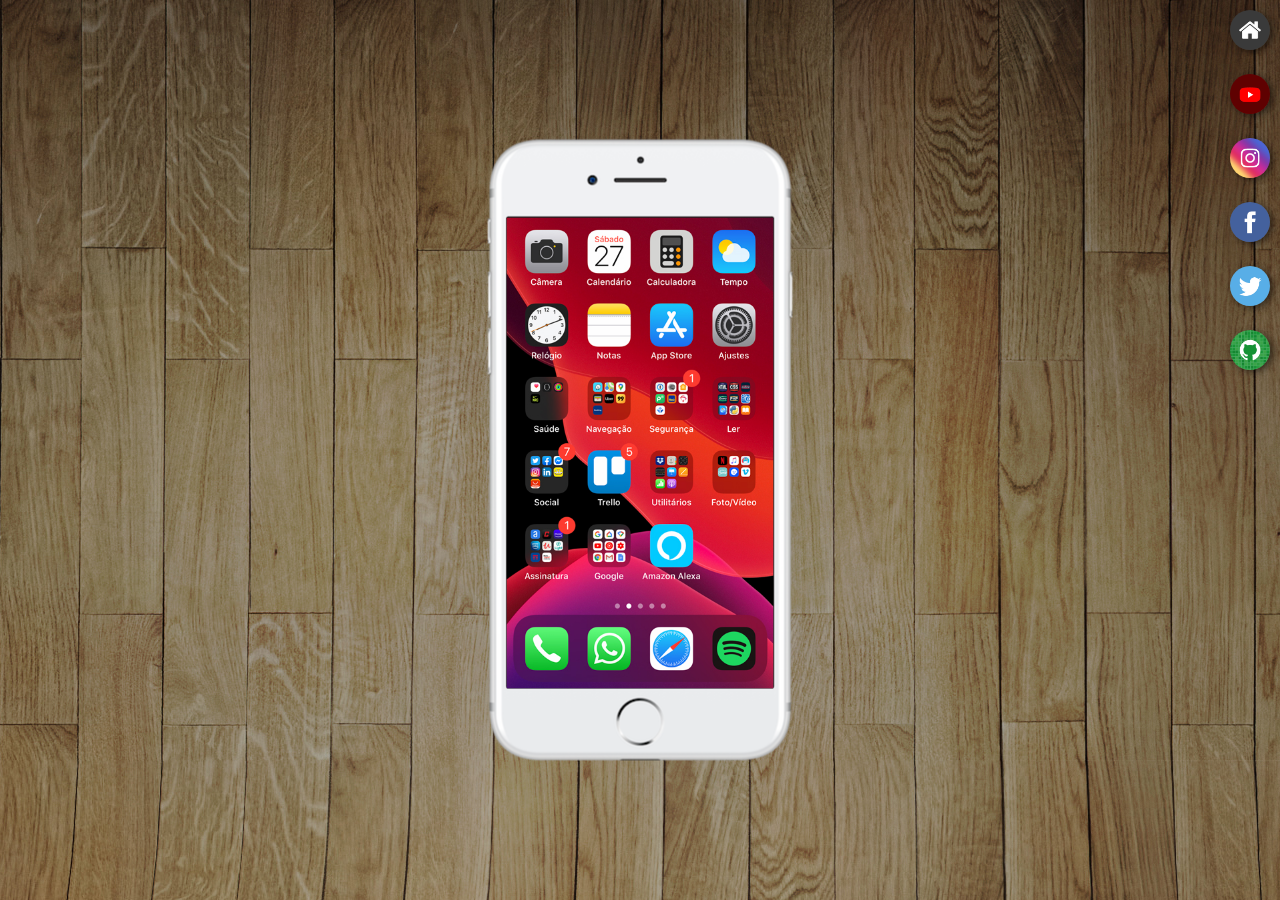
<file: index.html>
<!DOCTYPE html>
<html lang="pt-br">
<head>
    <meta charset="UTF-8">
    <meta name="viewport" content="width=device-width, initial-scale=1.0">
    <link rel="stylesheet" href="style.css">
    <title>Projeto | Redes Sociais</title>
</head>
<body>
    <main>
        <section id="telefone">
            <iframe src="home.html" name="tela" id="tela" frameborder="0">
                Seu navegador não é compatível...
            </iframe>
        </section>

        <section id="rede-sociais">
            <a href="home.html" target="tela"><img src="imagens/logo-home.jpg" alt="Home"></a><br>
            <a href="tube.html" target="tela"><img src="imagens/logo-youtube.jpg" alt="YouTube"></a><br>
            <a href="insta.html" target="tela"><img src="imagens/logo-instagram.jpg" alt="Instagram"></a><br>
            <a href="face.html" target="tela"><img src="imagens/logo-facebook.jpg" alt="Facebook"></a><br>
            <a href="twit.html" target="tela"><img src="imagens/logo-twitter.jpg" alt="Twitter"></a><br>
            <a href="github.html" target="tela"><img src="imagens/logo-github.jpg" alt="GitHub"></a>
        </section>
    </main>
</body>
</html>
</file>
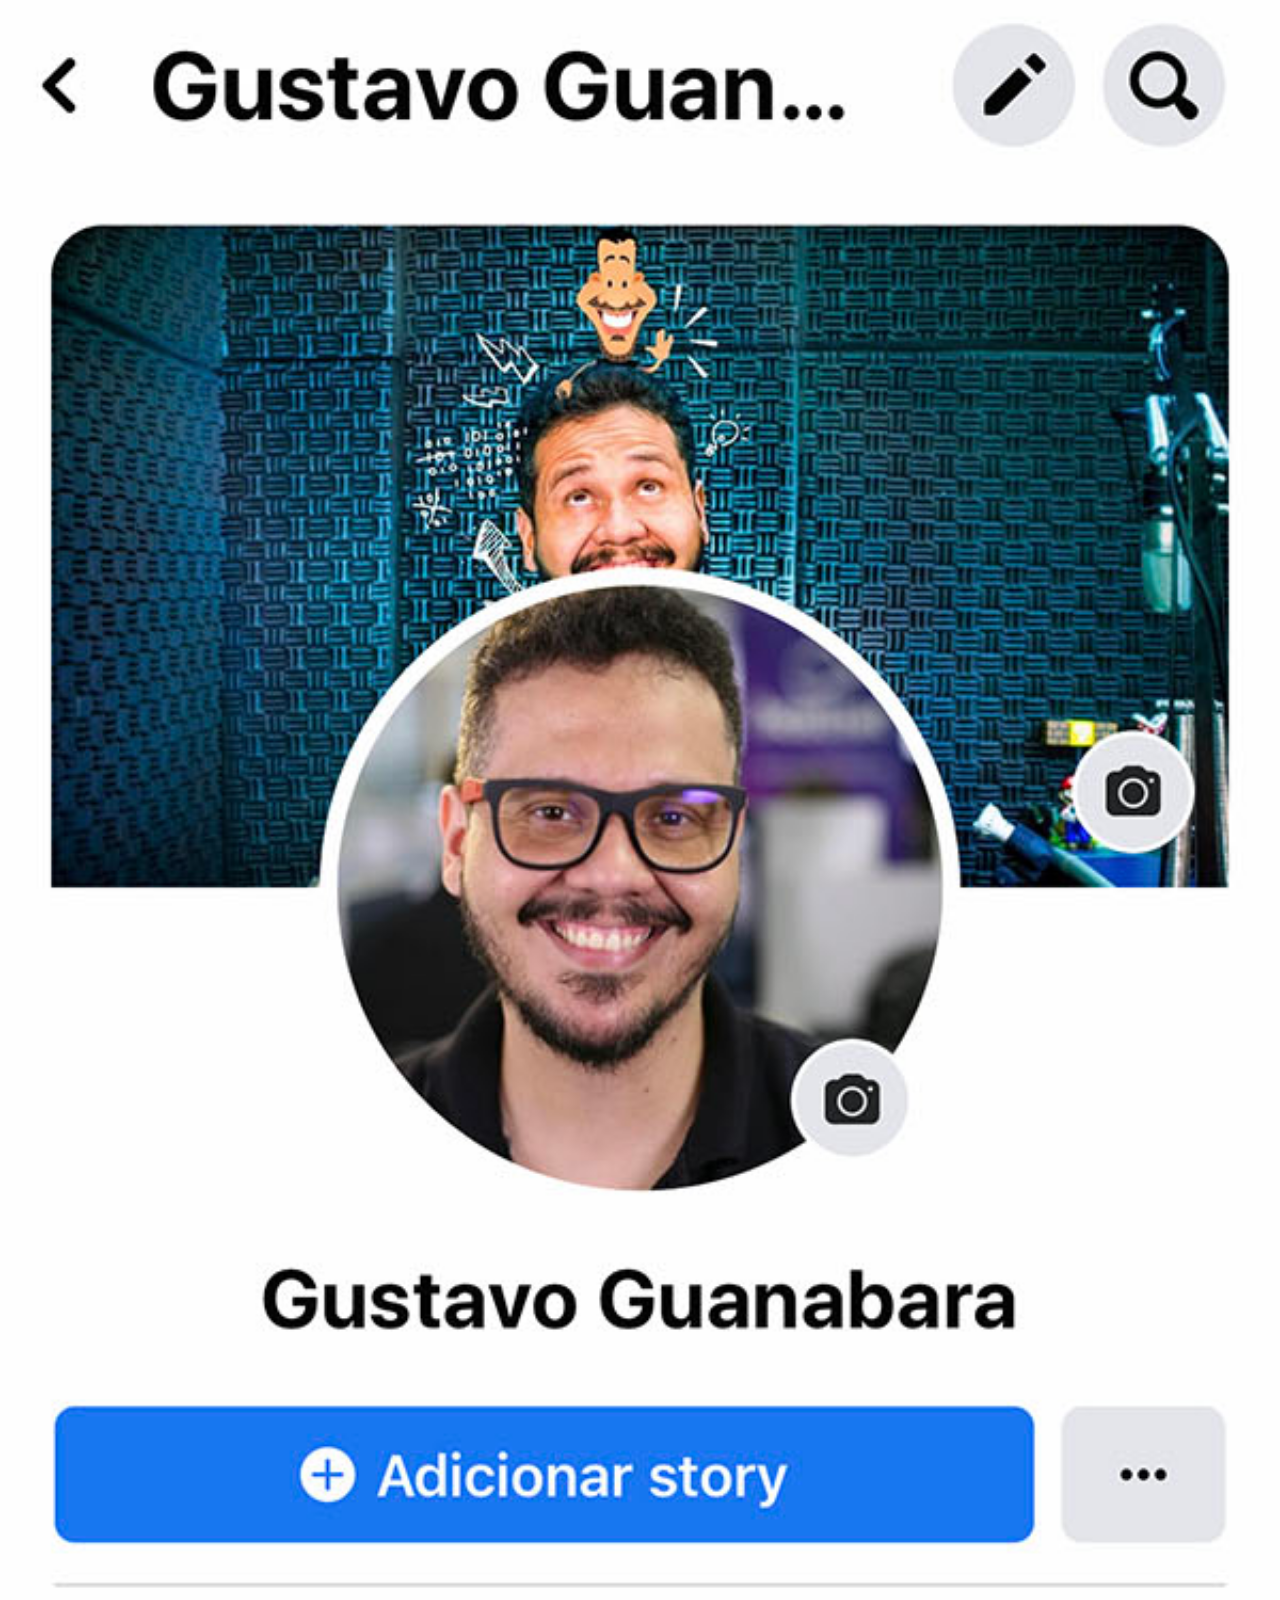
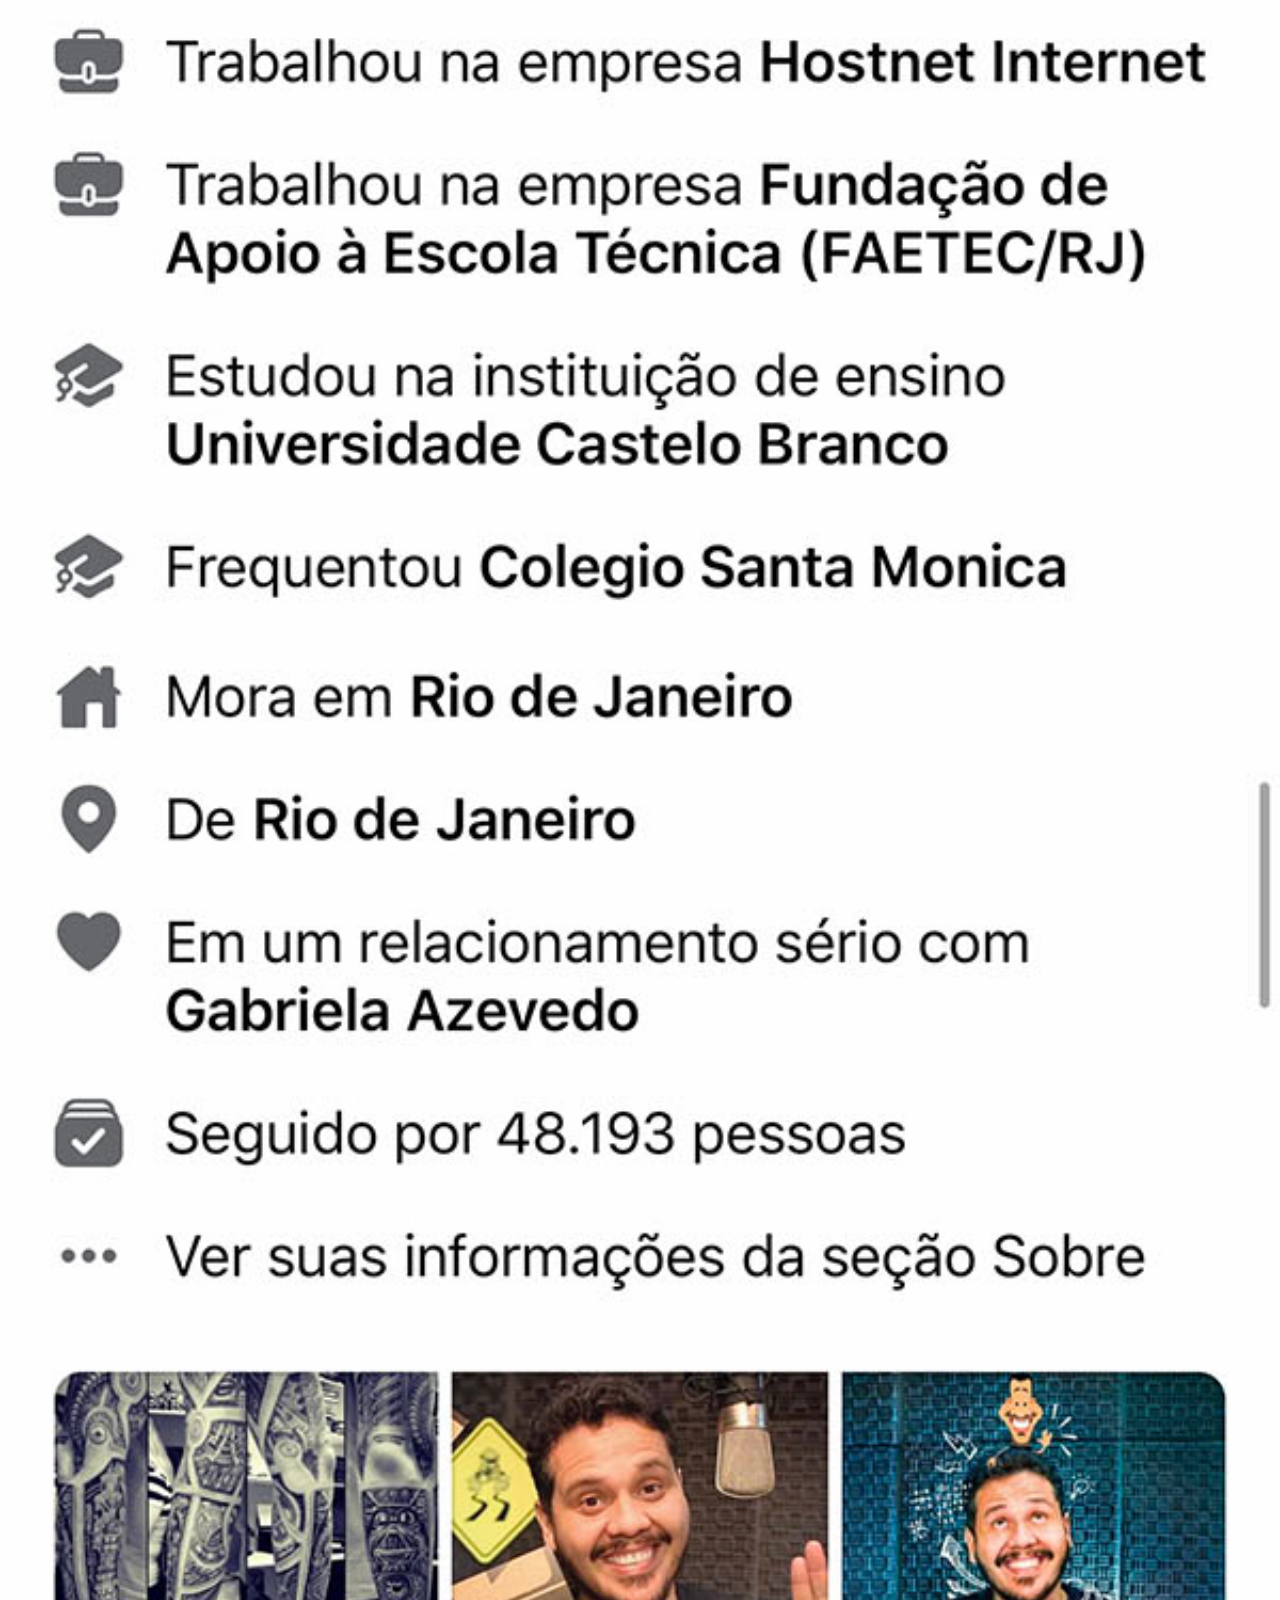
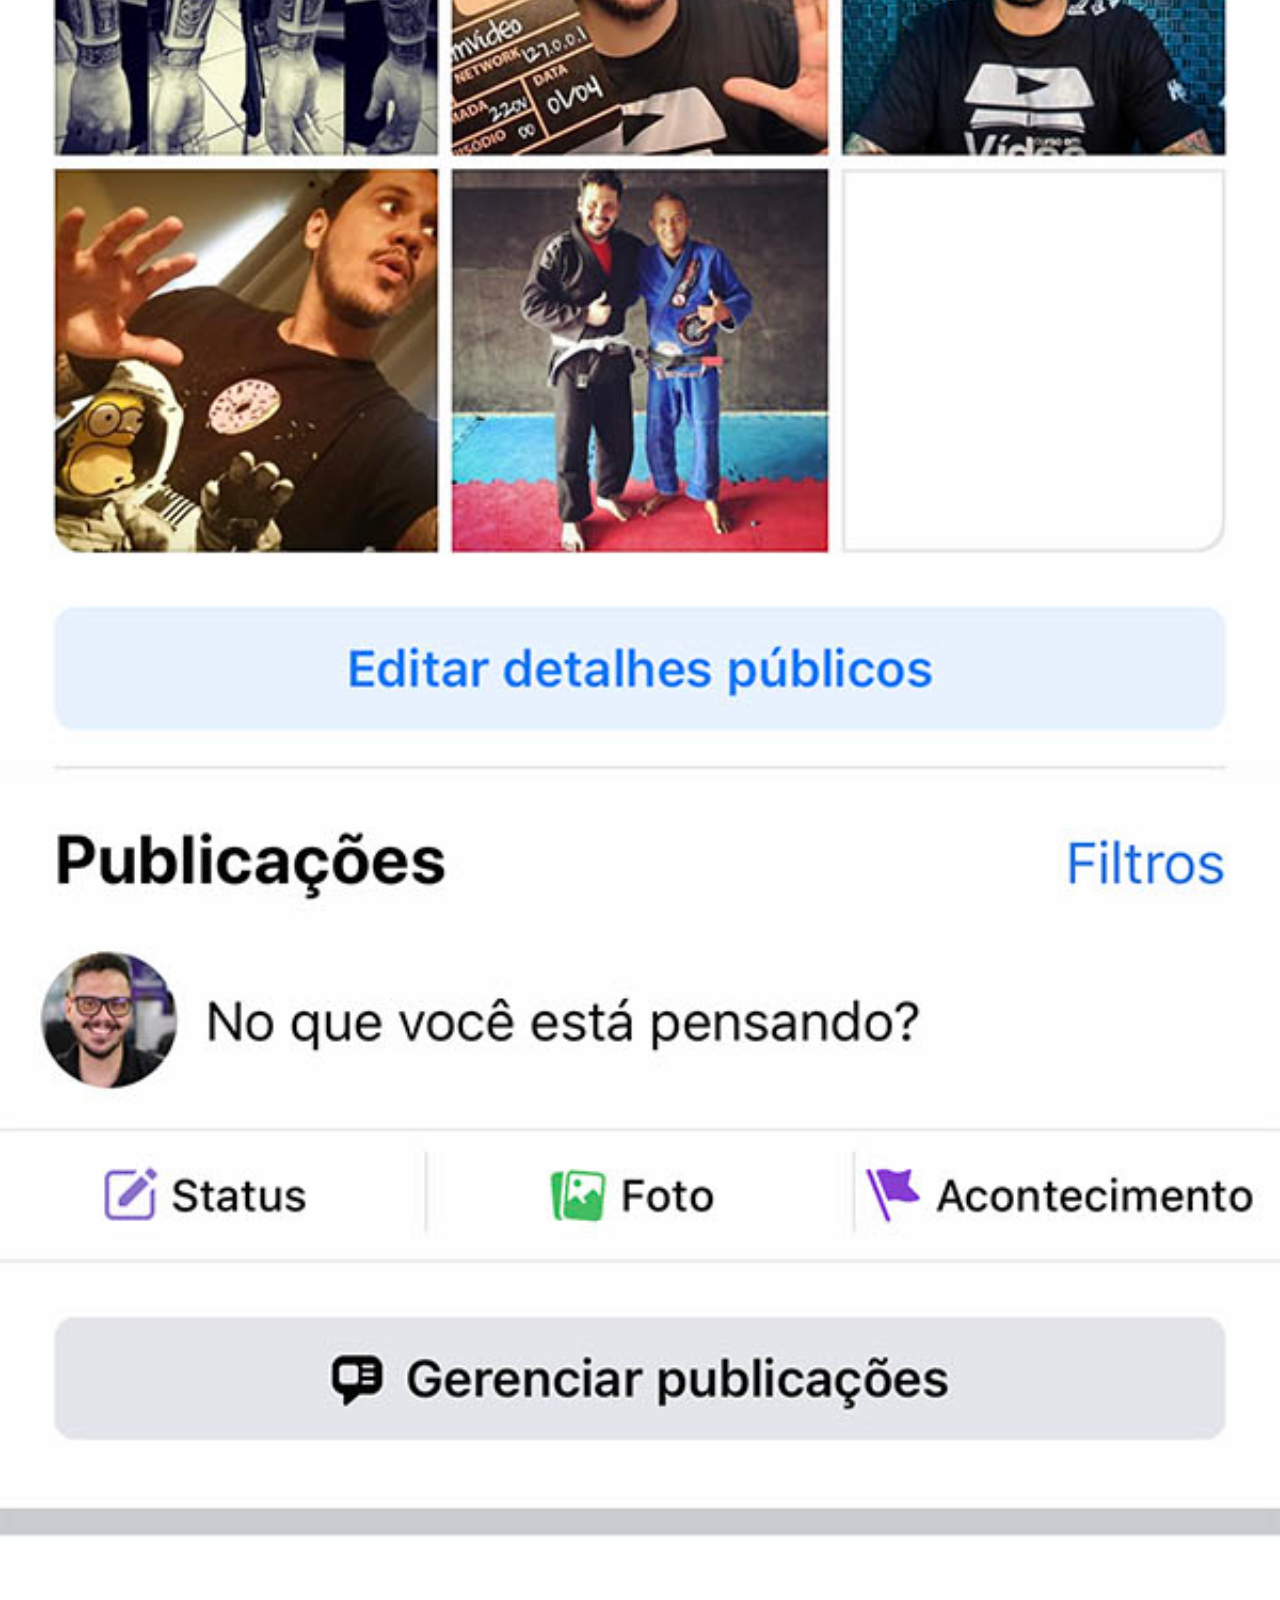
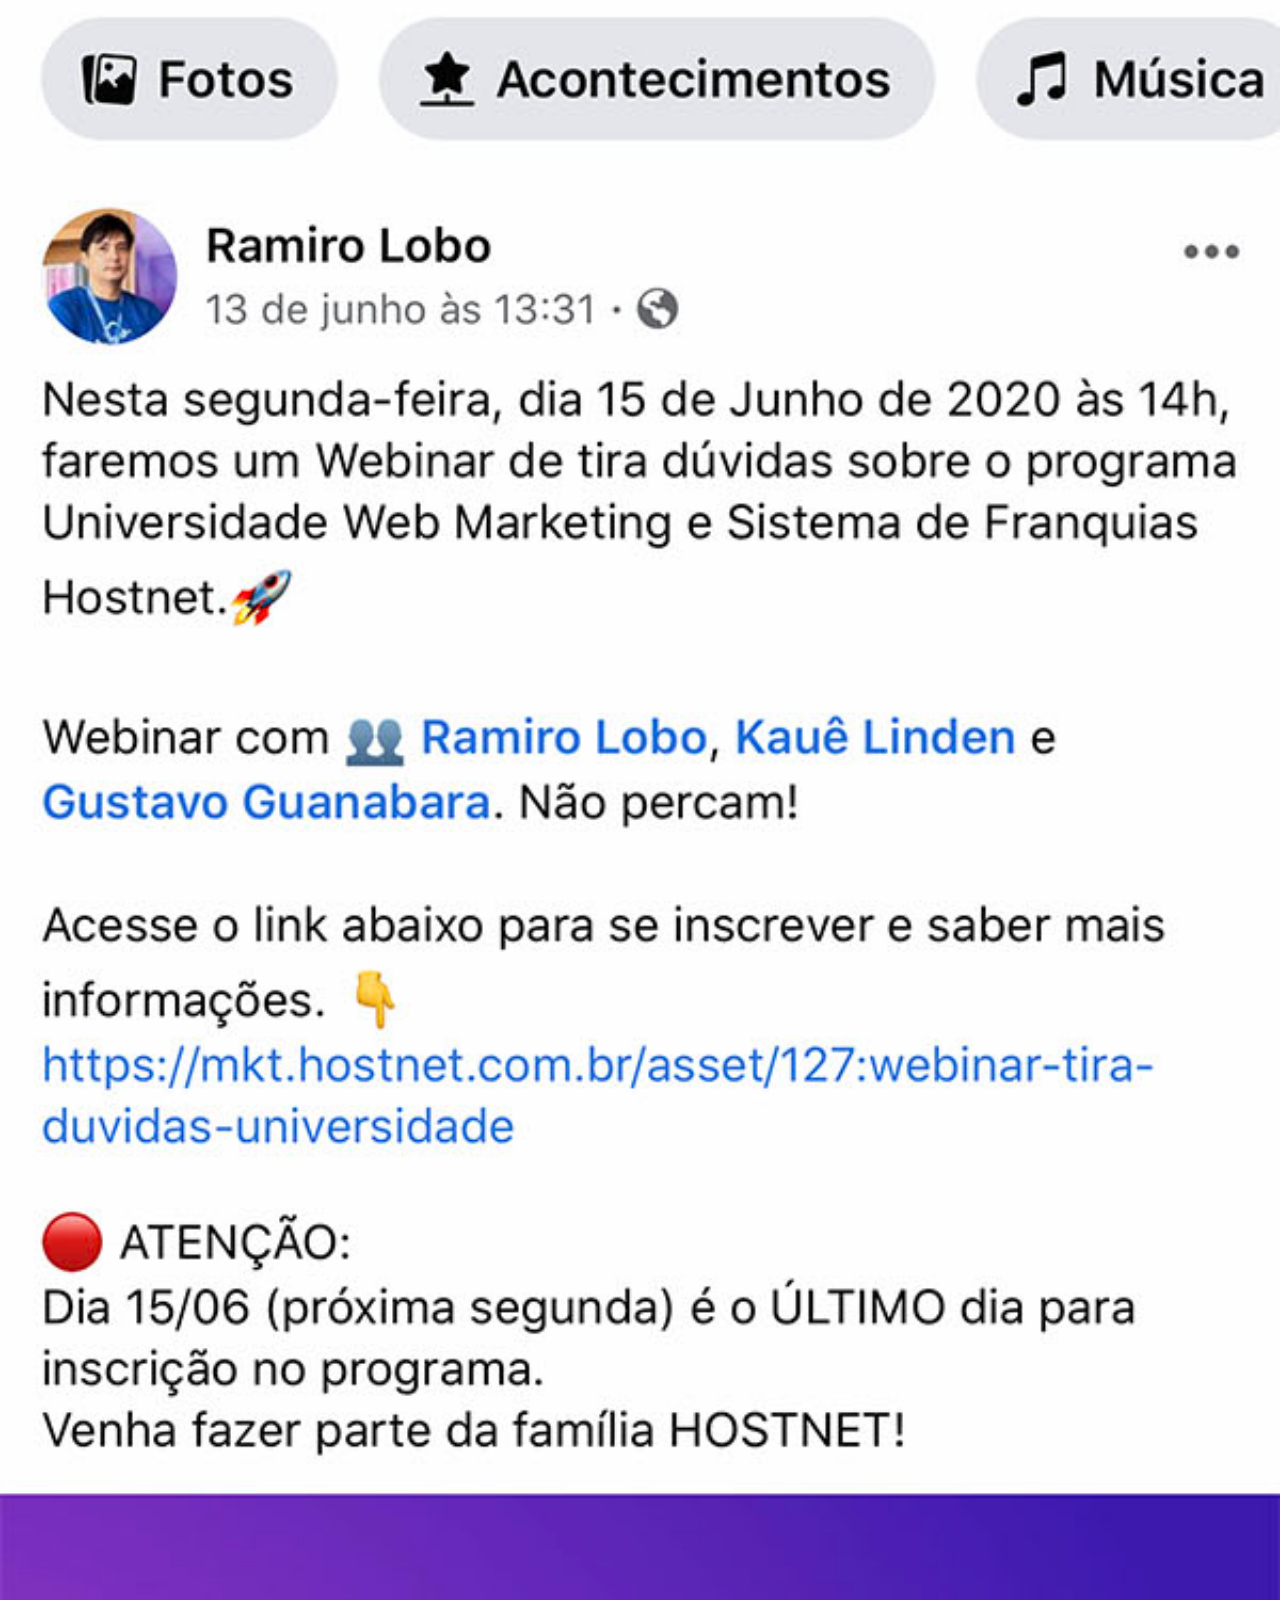
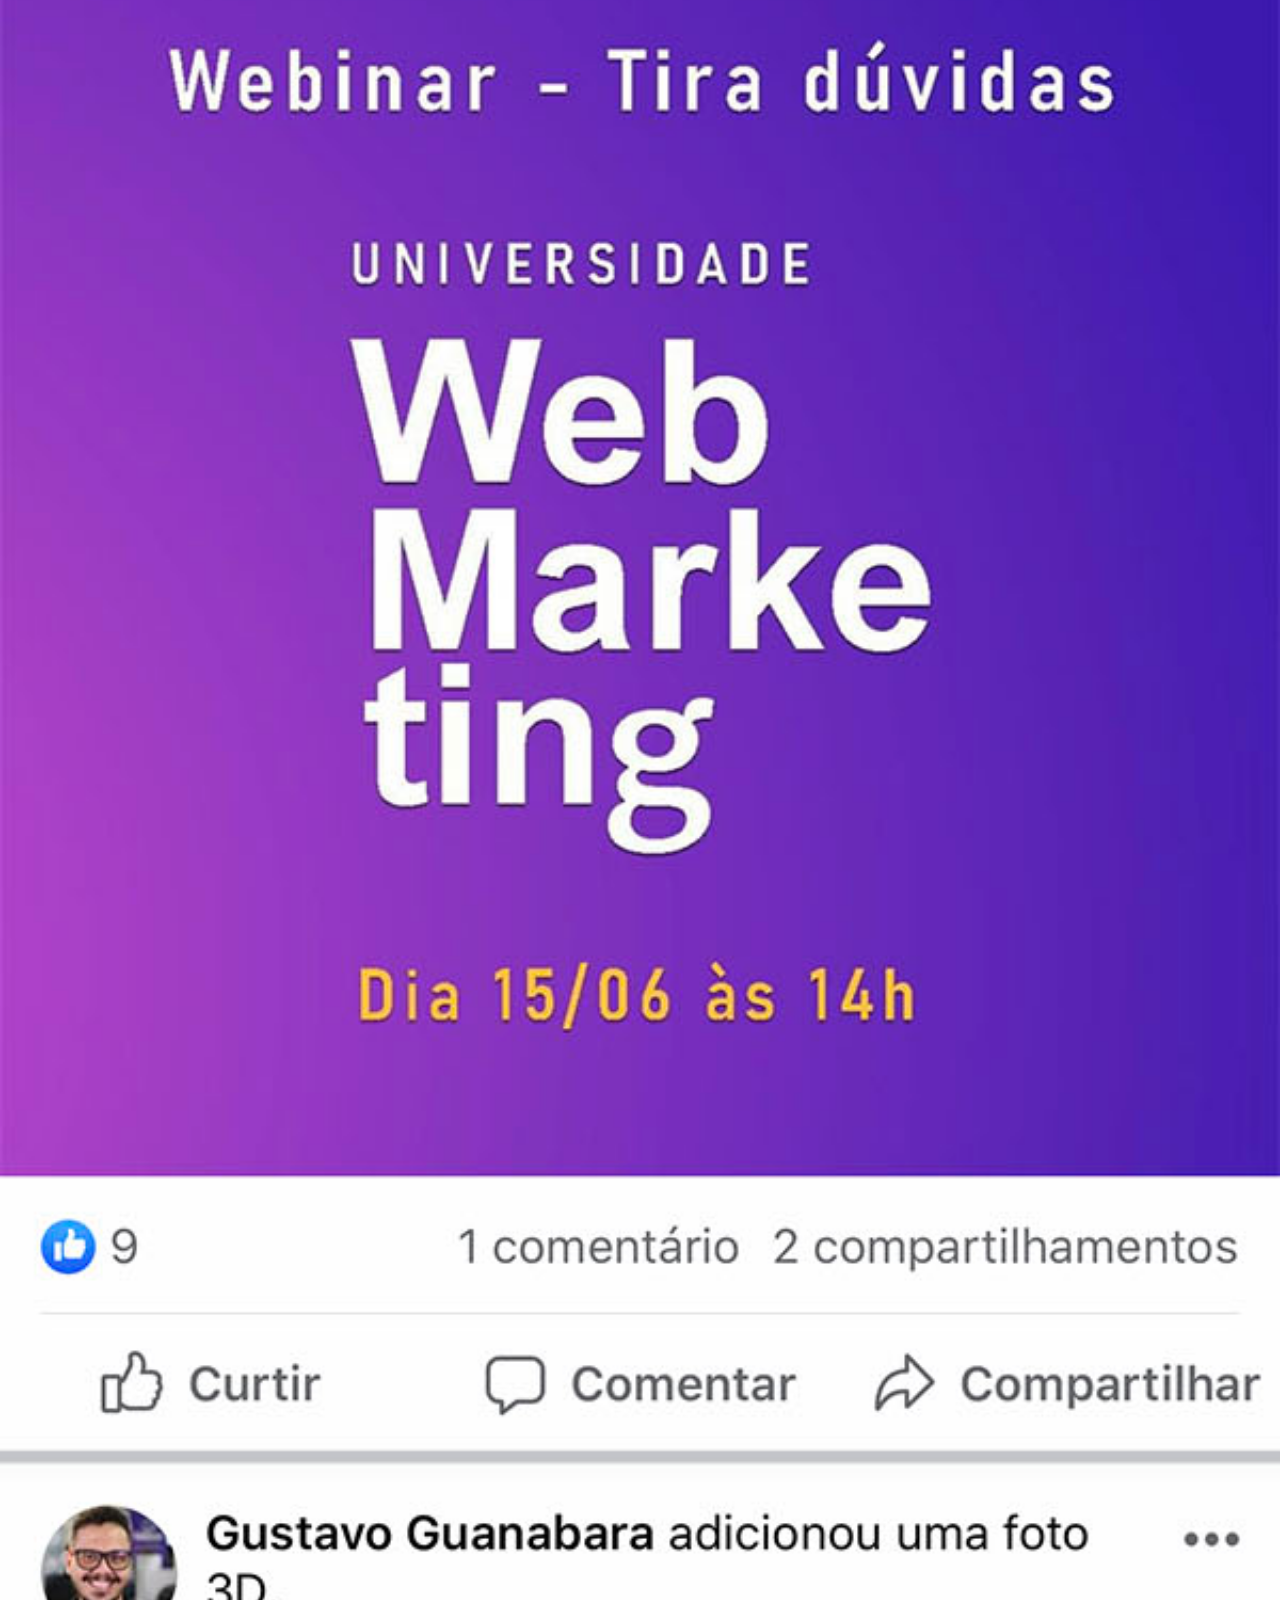
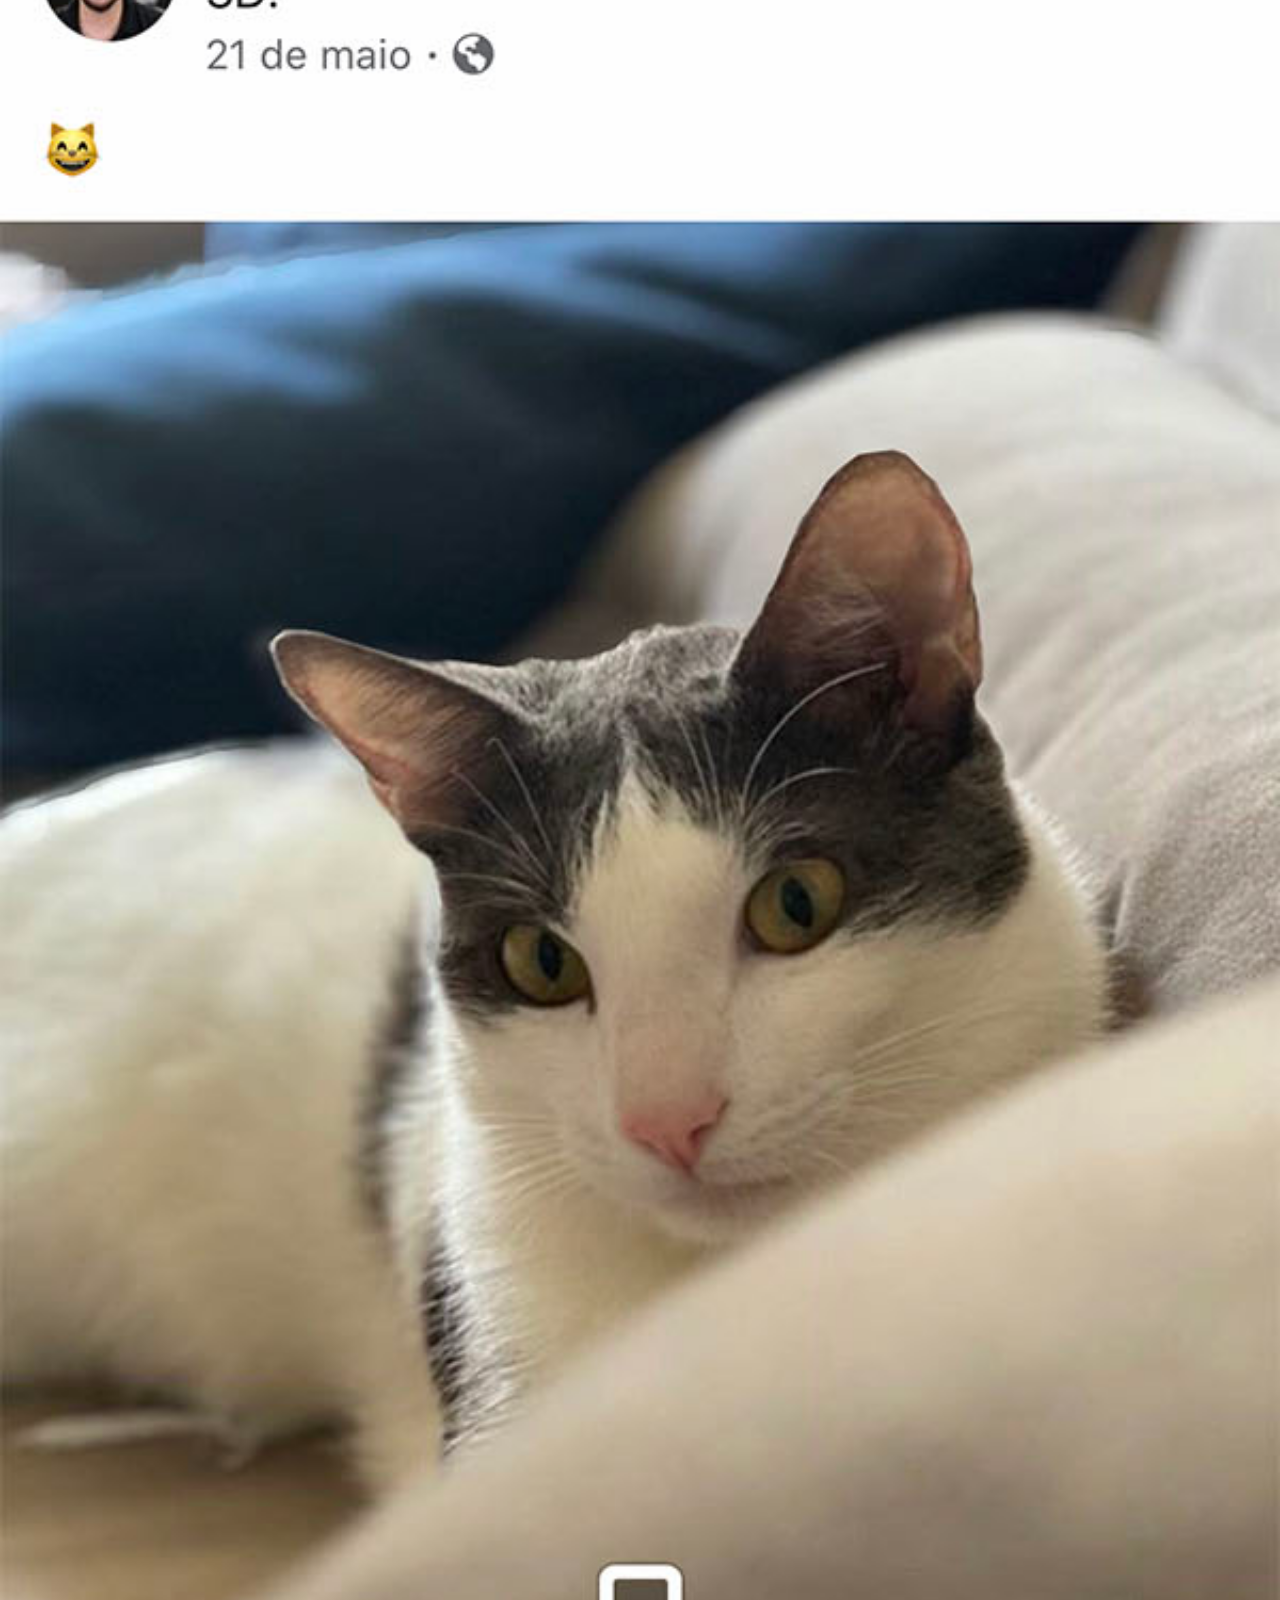
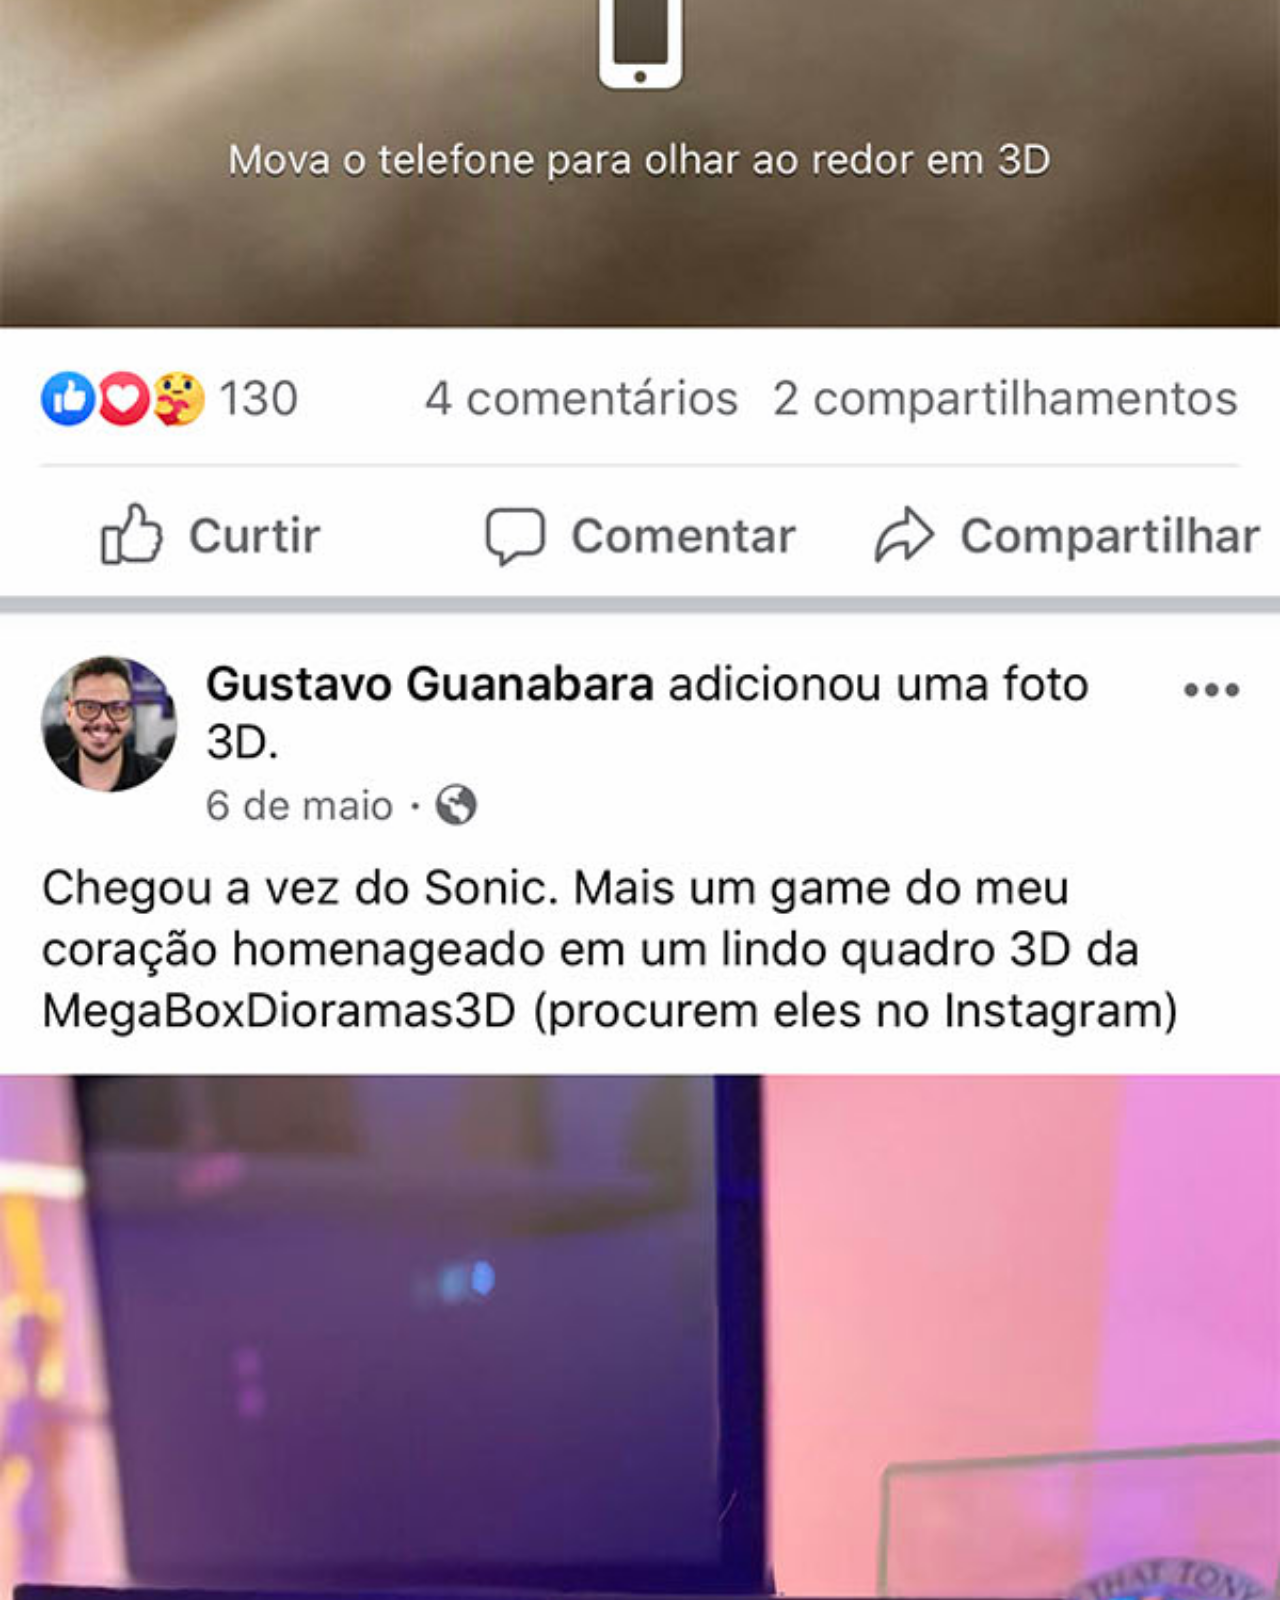
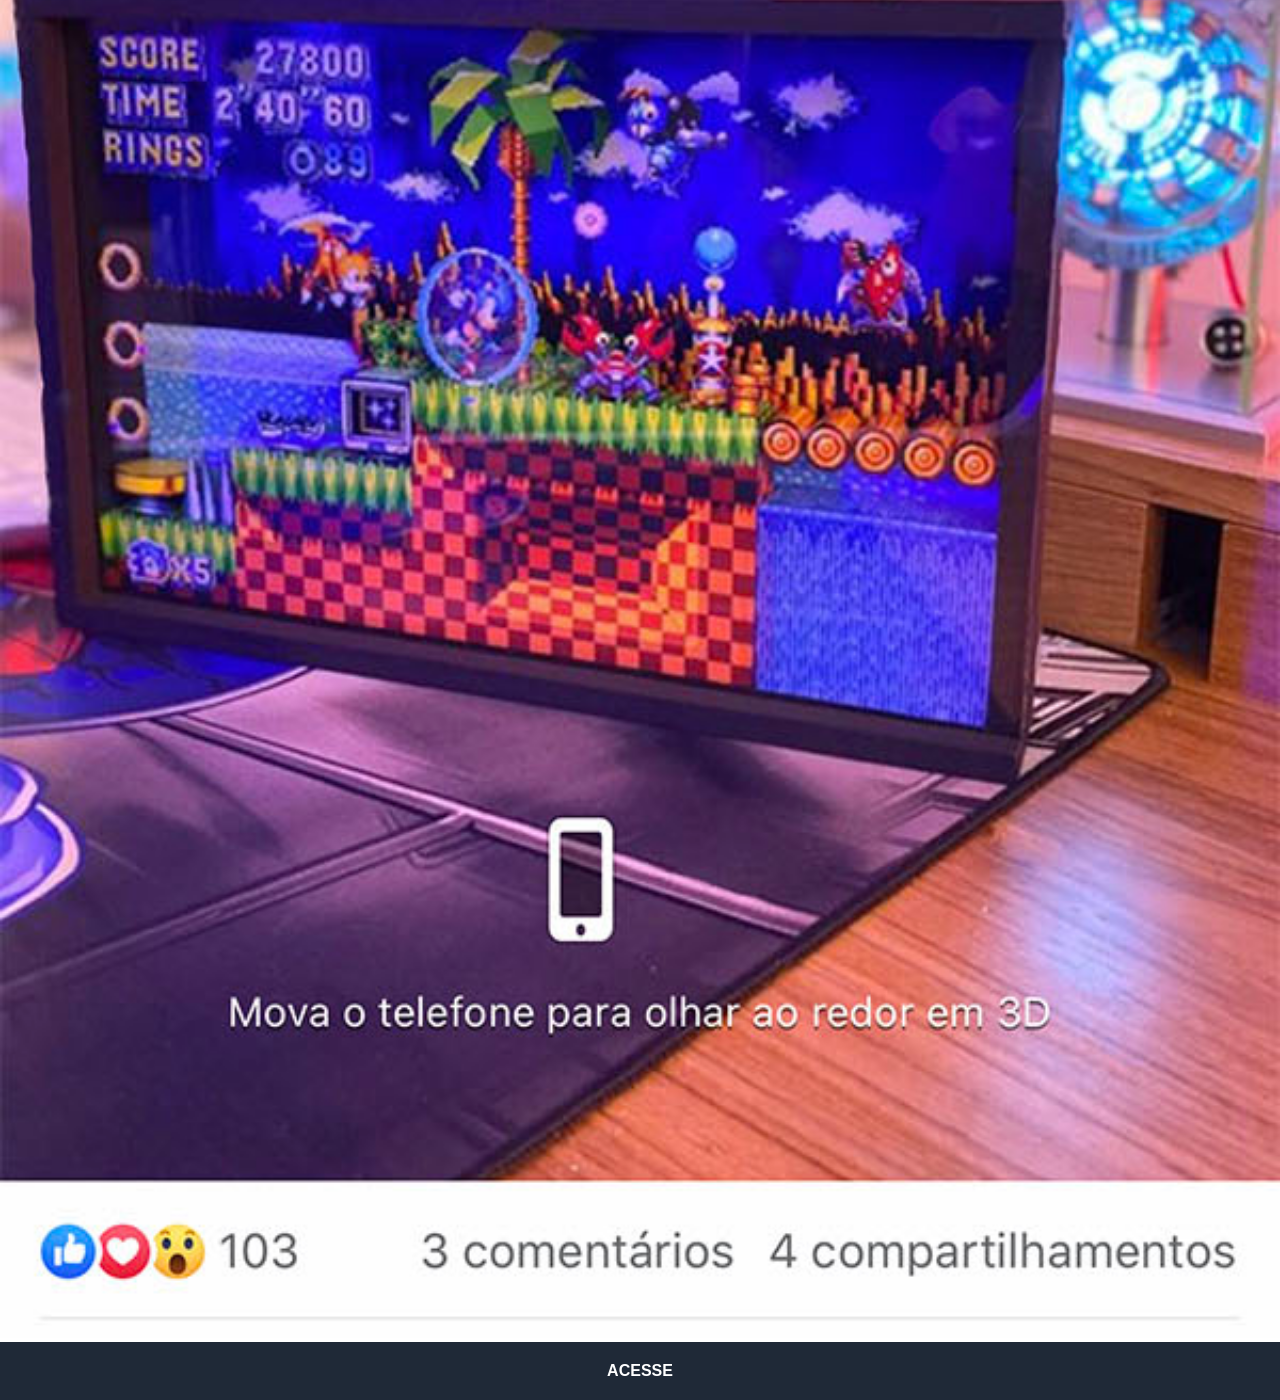
<file: face.html>
<!DOCTYPE html>
<html lang="pt-br">
<head>
    <meta charset="UTF-8">
    <meta name="viewport" content="width=device-width, initial-scale=1.0">
    <title>Facebook</title>
    <link rel="stylesheet" href="estilos/social.css">
</head>
<body>
    <img src="imagens/tela-facebook.jpg" alt="Facebook">
    <a href="https://www.facebook.com/cursosemvideo?utm_source=chatgpt.com" target="_blank">ACESSE</a>
</body>
</html>
</file>
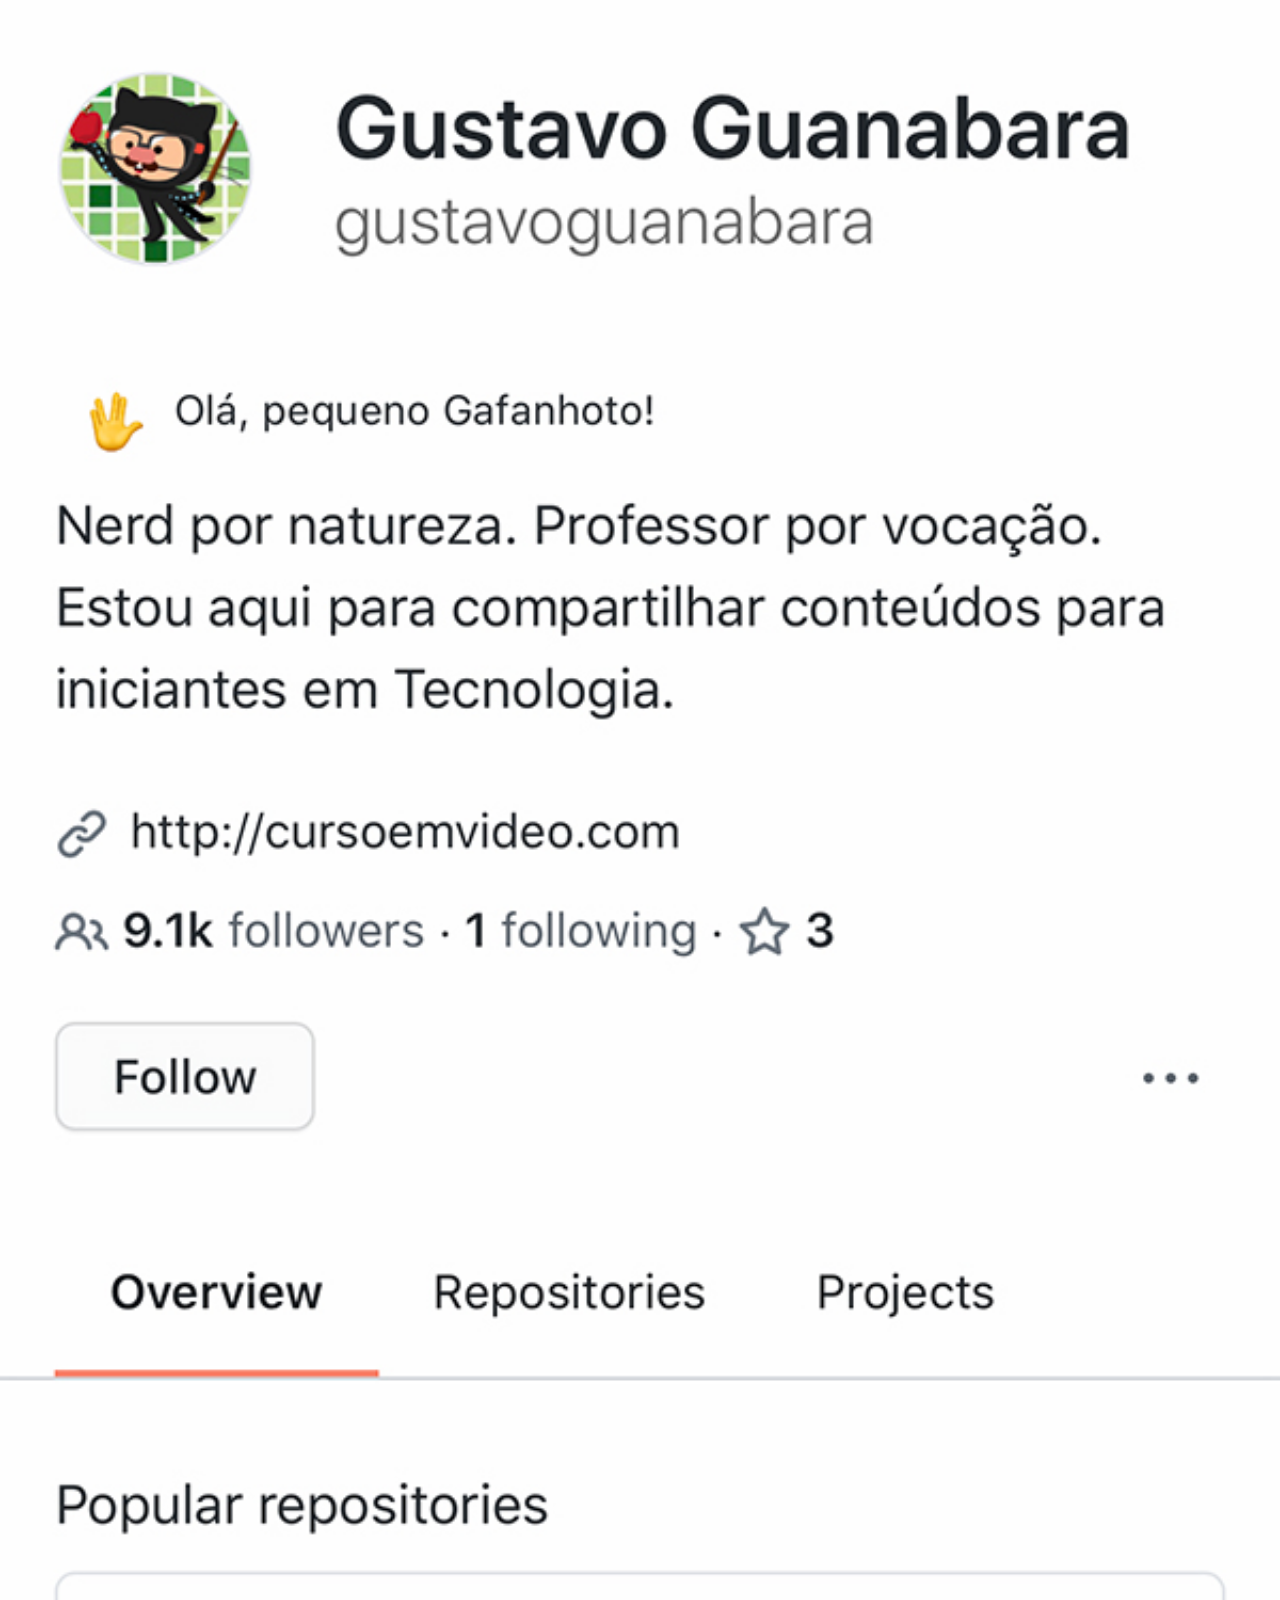
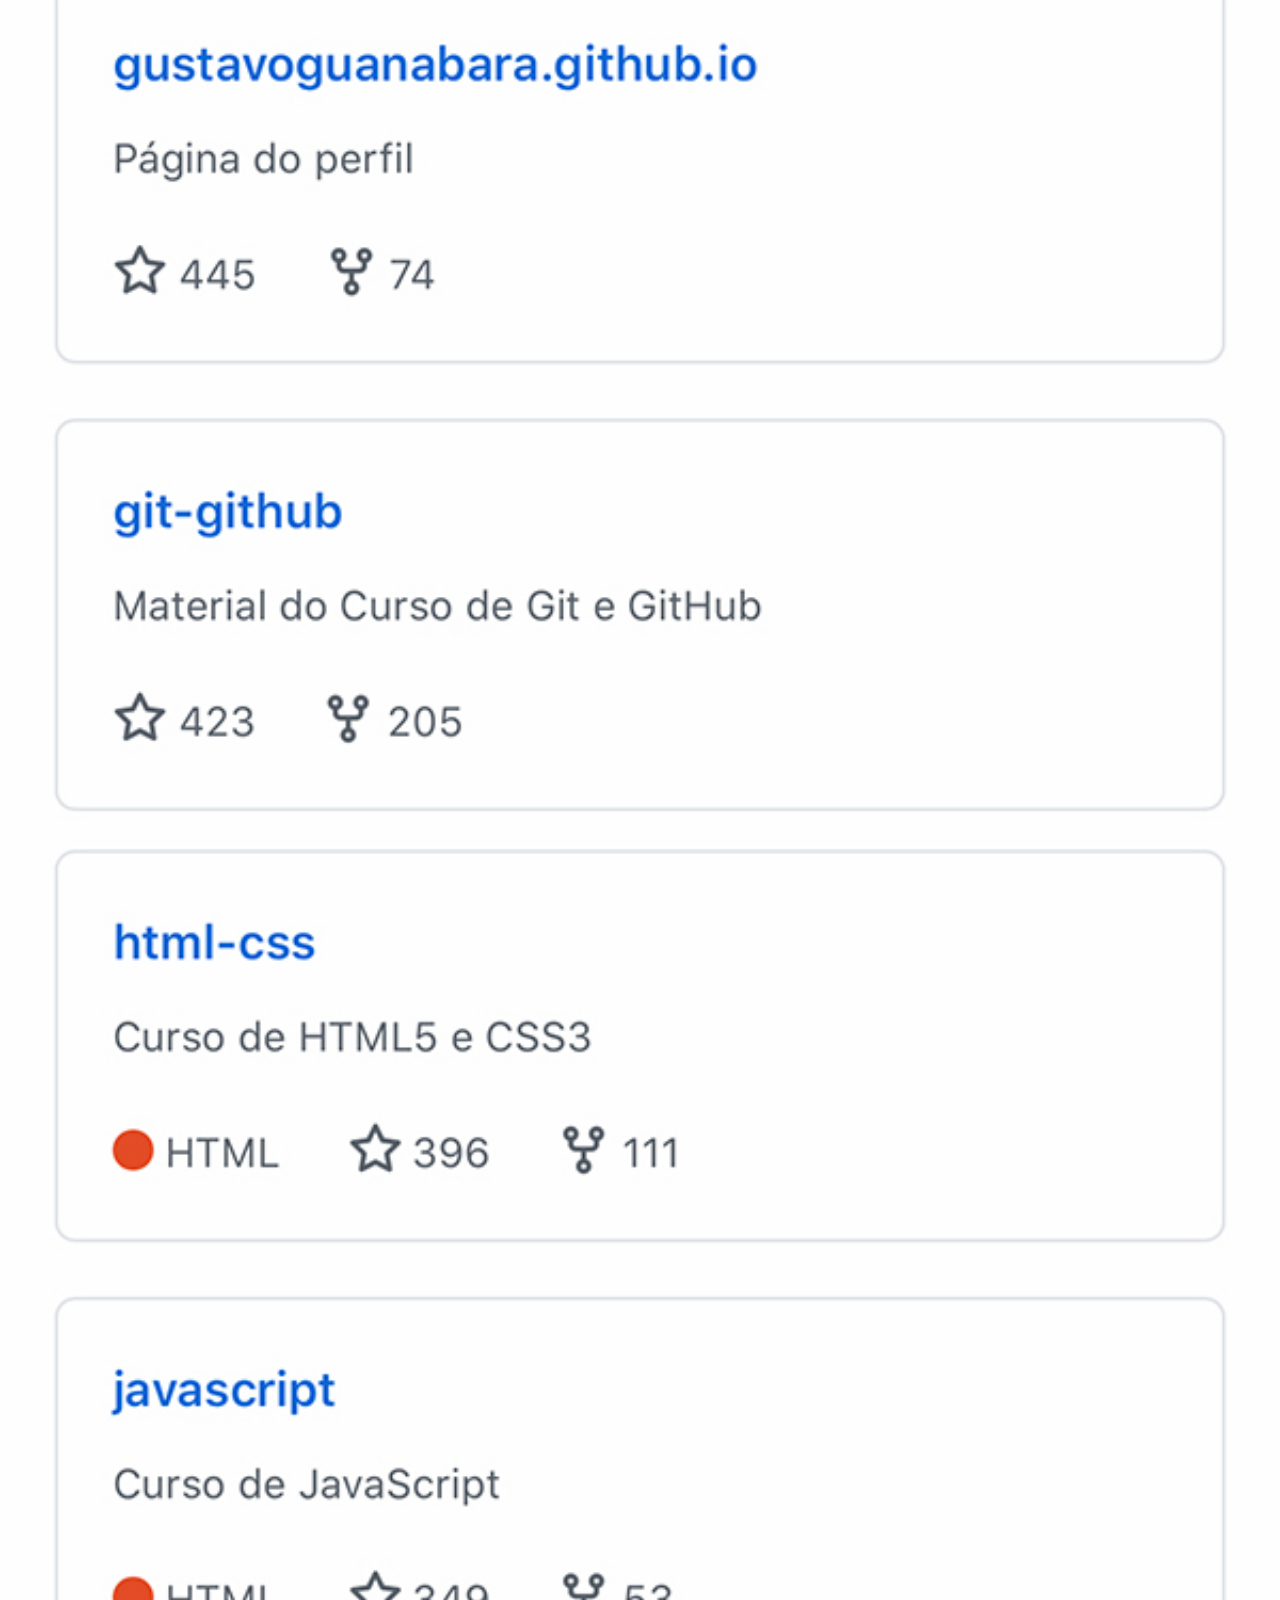
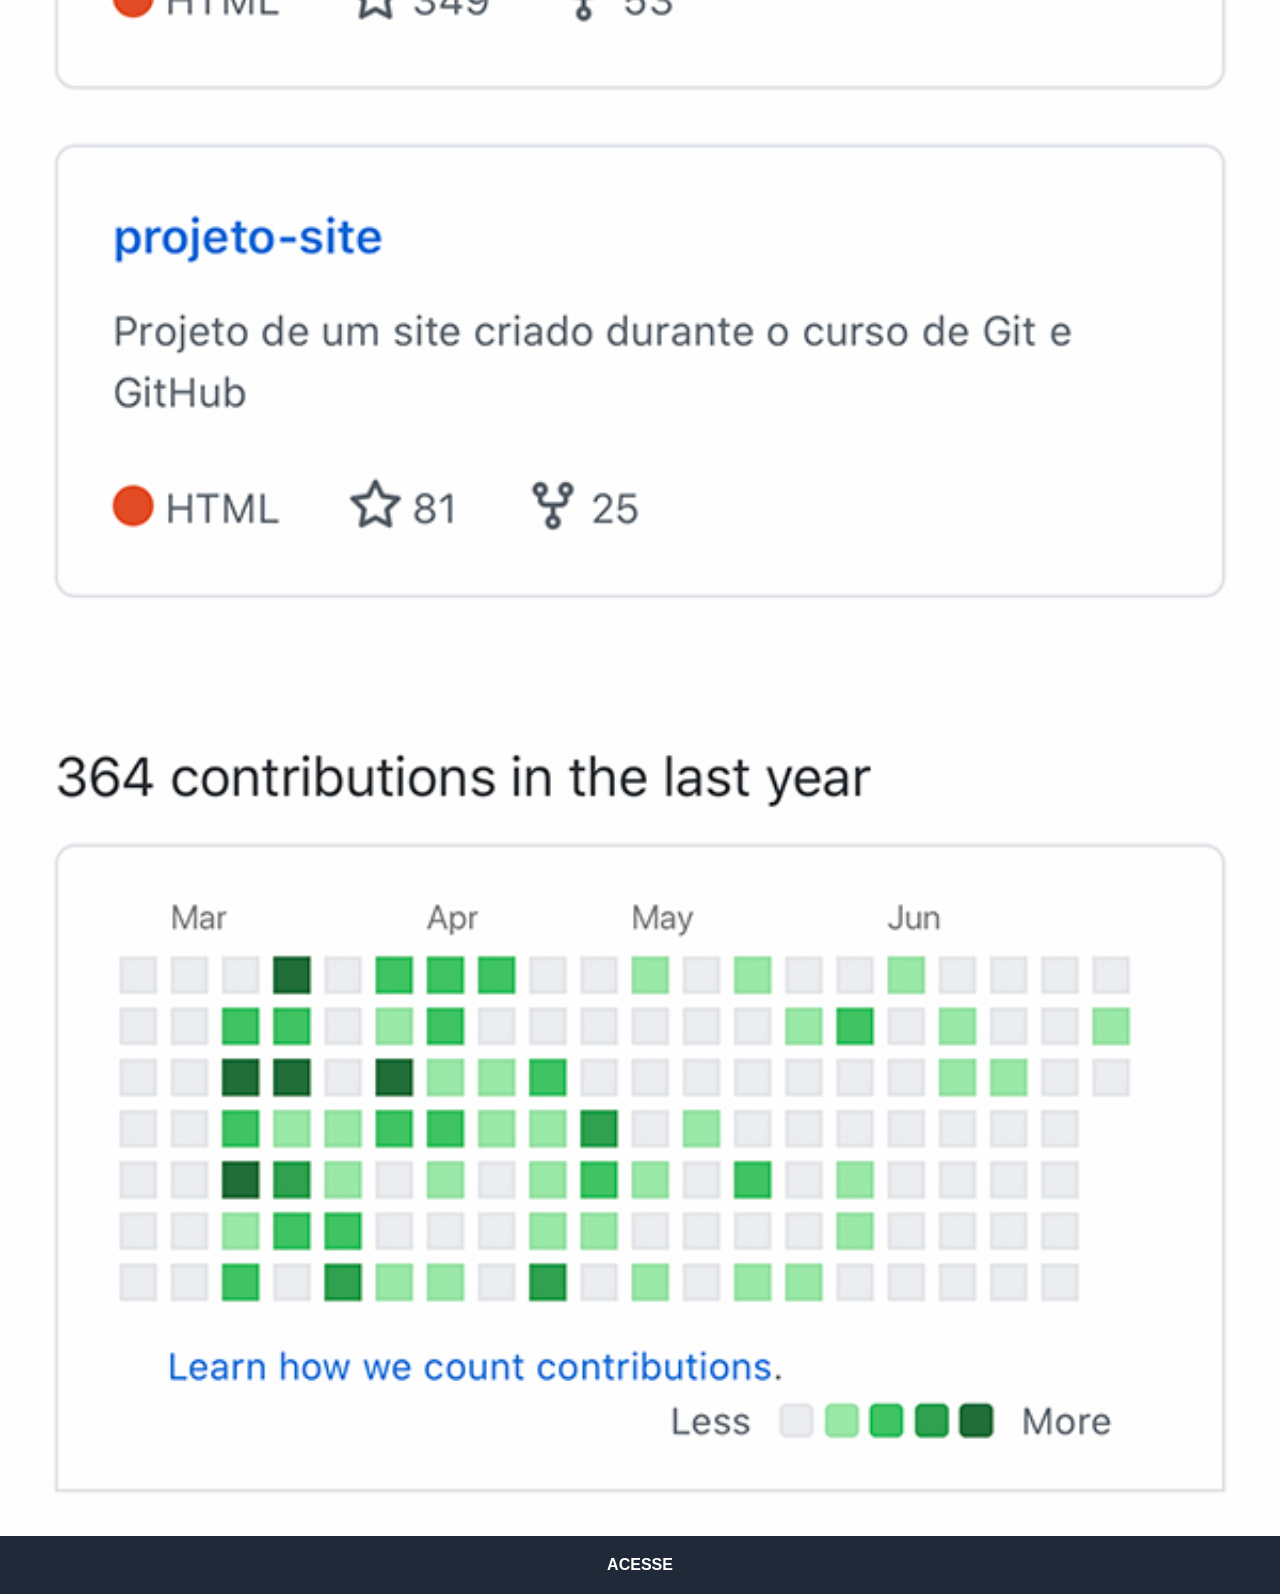
<file: github.html>
<!DOCTYPE html>
<html lang="pt-br">
<head>
    <meta charset="UTF-8">
    <meta name="viewport" content="width=device-width, initial-scale=1.0">
    <title>GitHub</title>
    <link rel="stylesheet" href="estilos/social.css">
</head>
<body>
    <img src="imagens/tela-github.jpg" alt="GitHub">
    <a href="https://github.com/gustavoguanabara/" target="_blank">ACESSE</a>
</body>
</html>
</file>
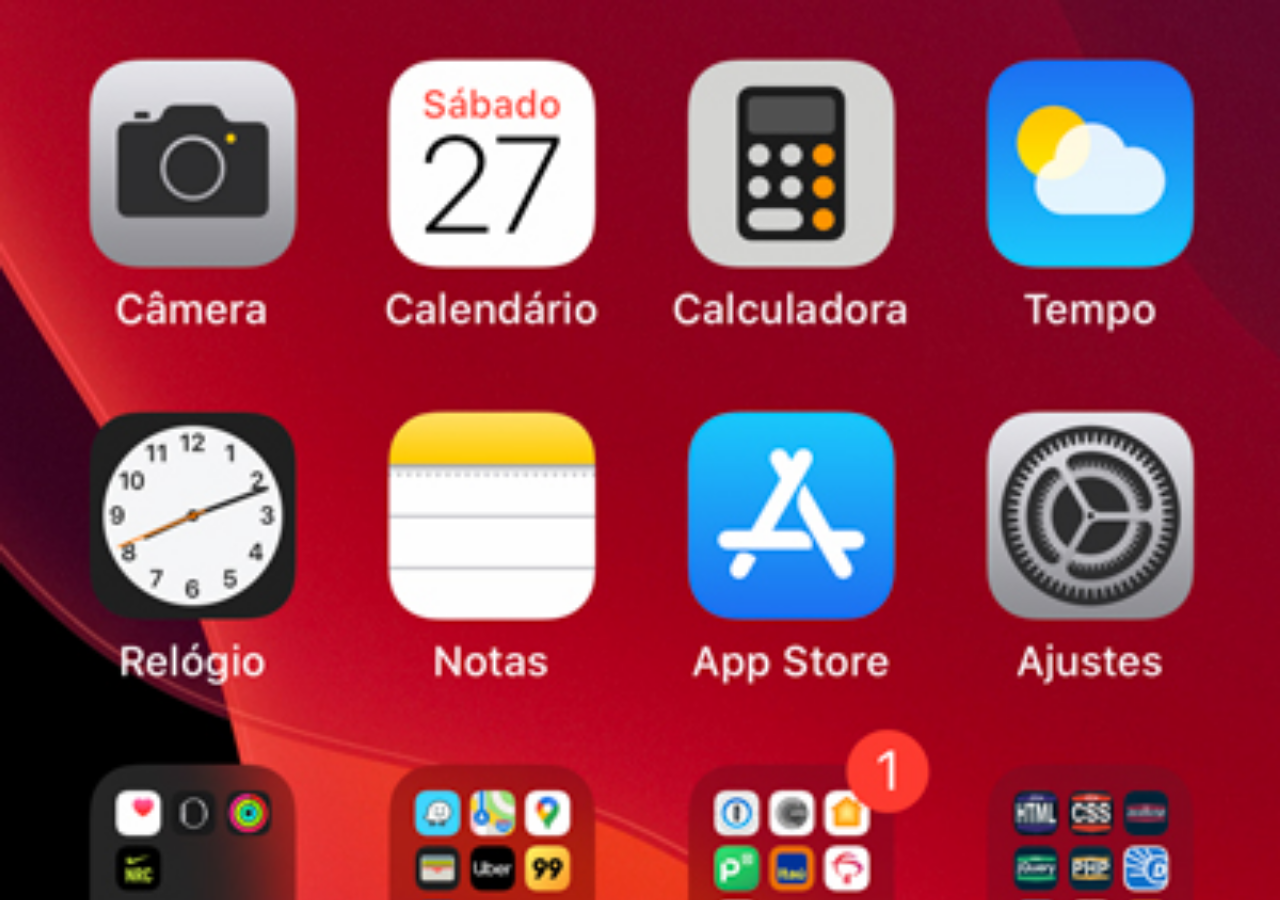
<file: home.html>
<!DOCTYPE html>
<html lang="pt-br">
<head>
    <meta charset="UTF-8">
    <meta name="viewport" content="width=device-width, initial-scale=1.0">
    <title>Home</title>
</head>
<body>
    <style>
        * {
            margin: 0px;
            padding: 0px;
        }

        body {
            width: 100vw;
            height: 100vh;
            background: black 
            url(imagens/tela-home.jpg)
            no-repeat
            top center;
            background-size: cover;
        }
    </style>
</body>
</html>
</file>
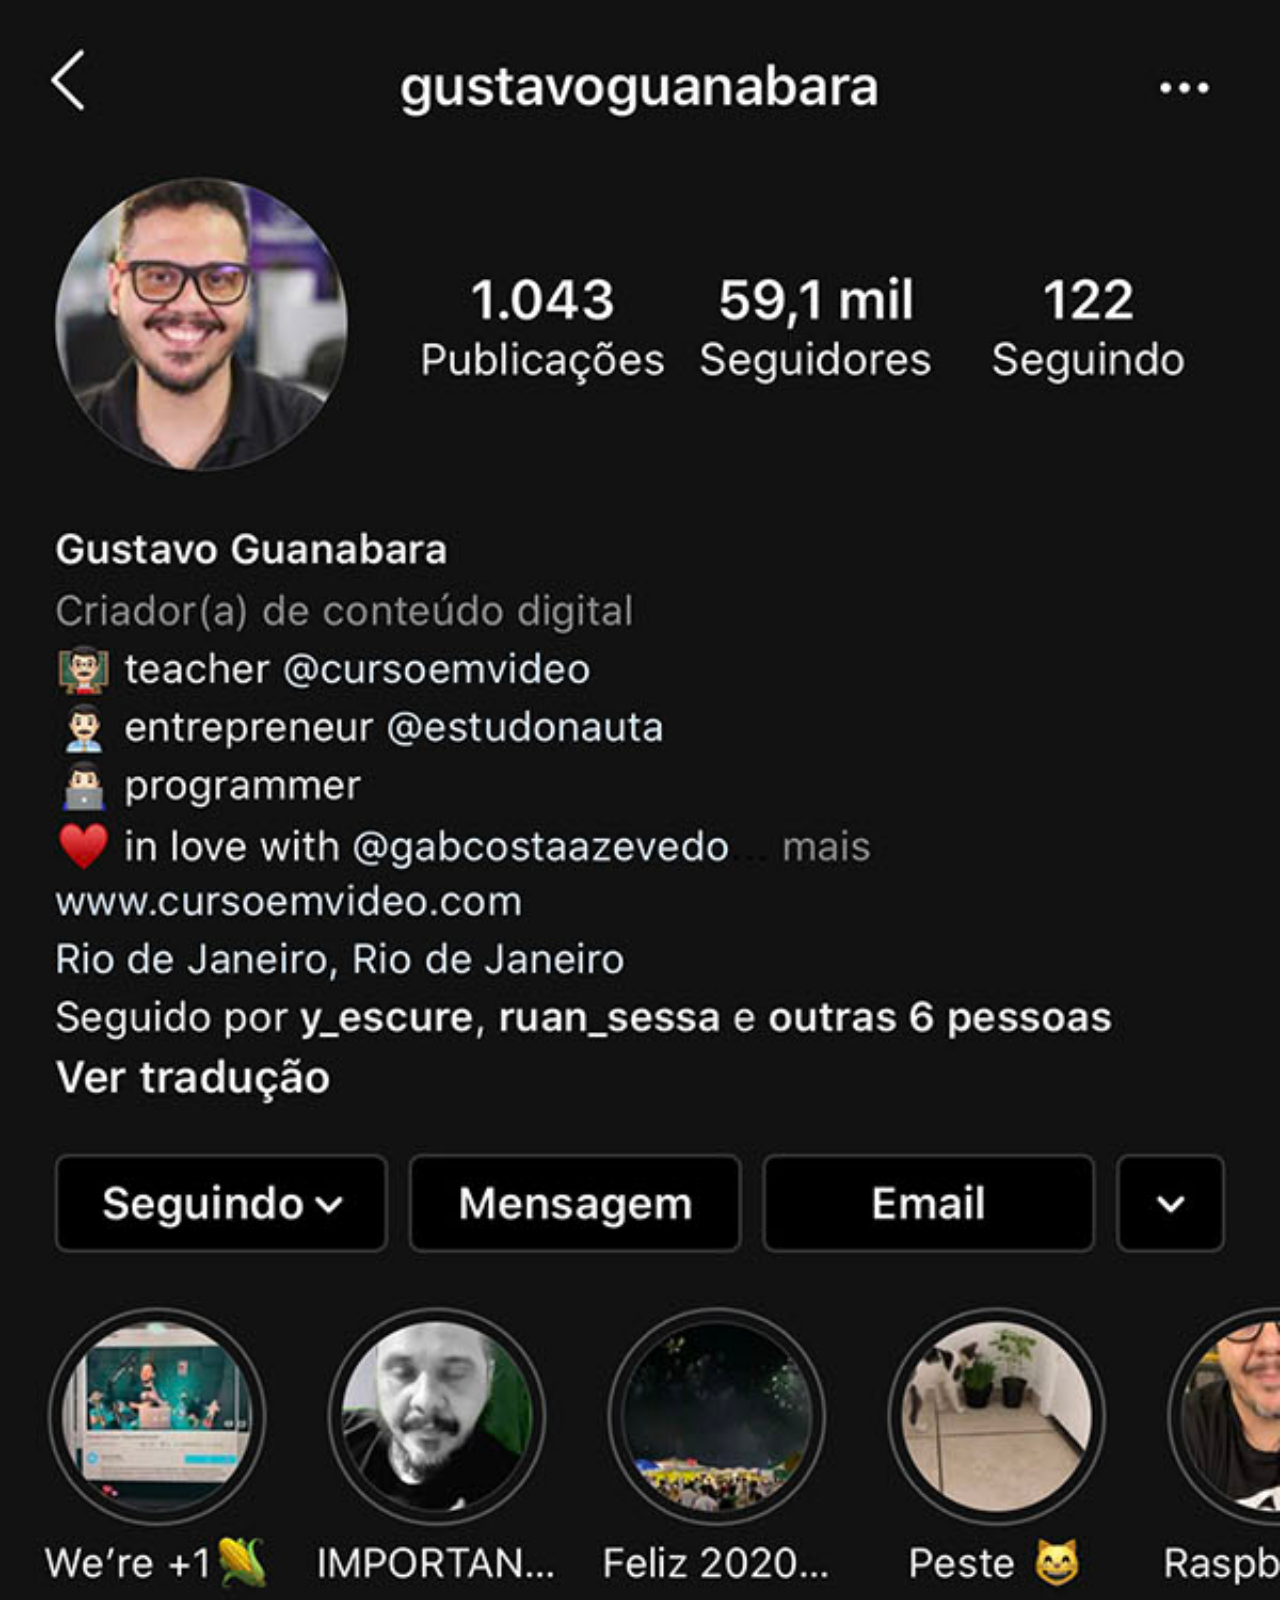
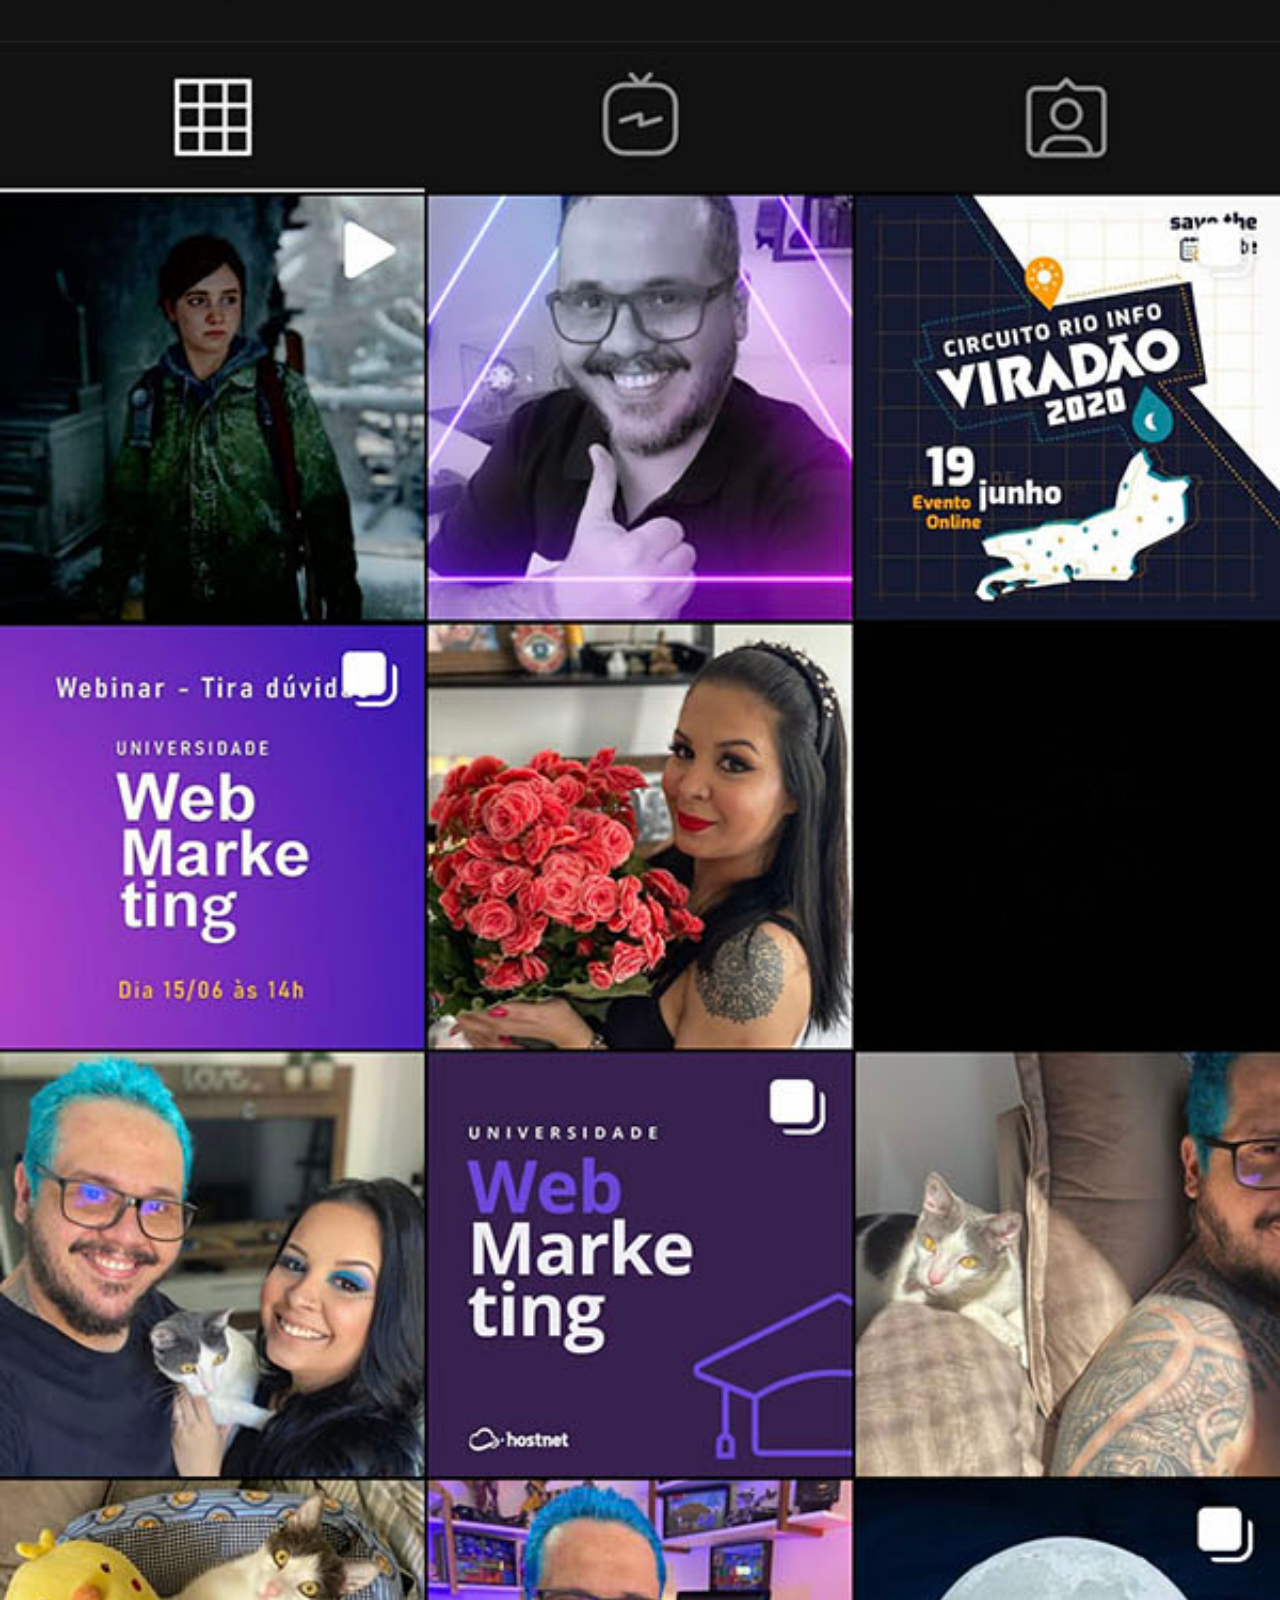
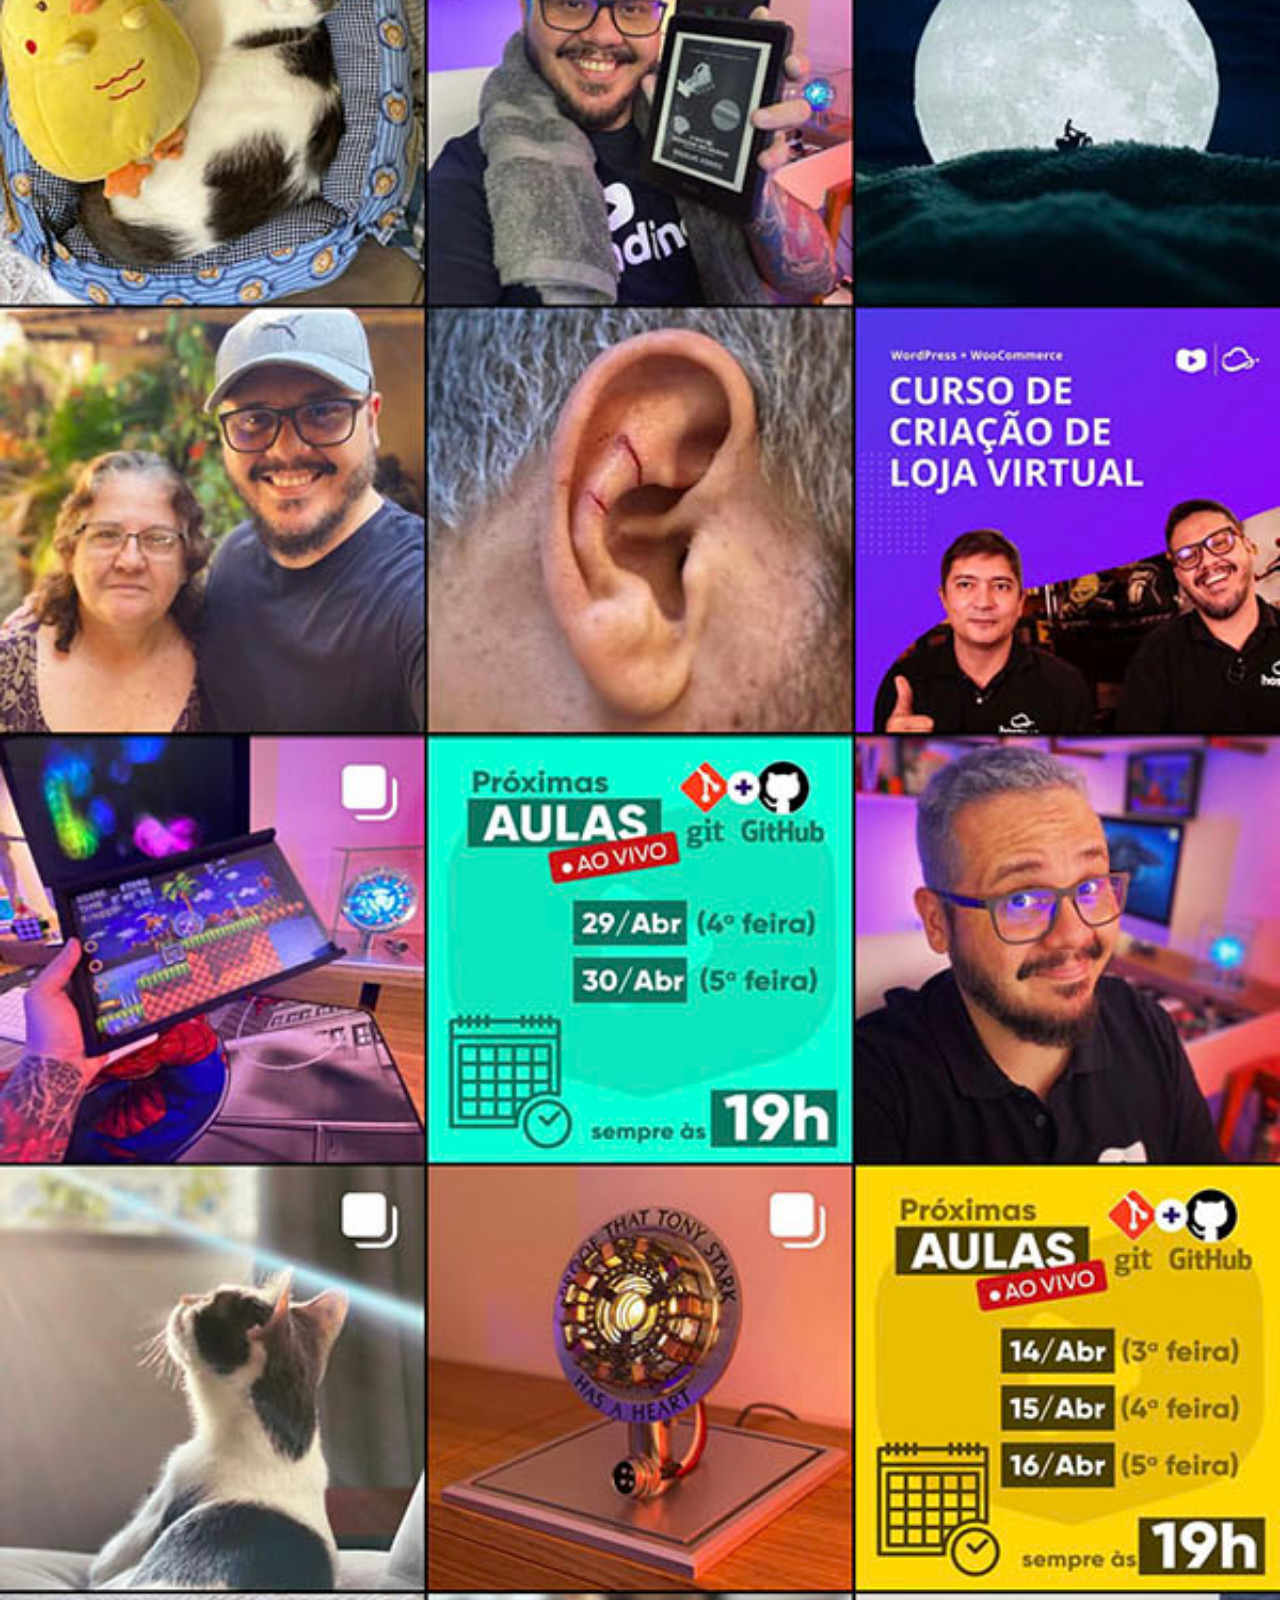
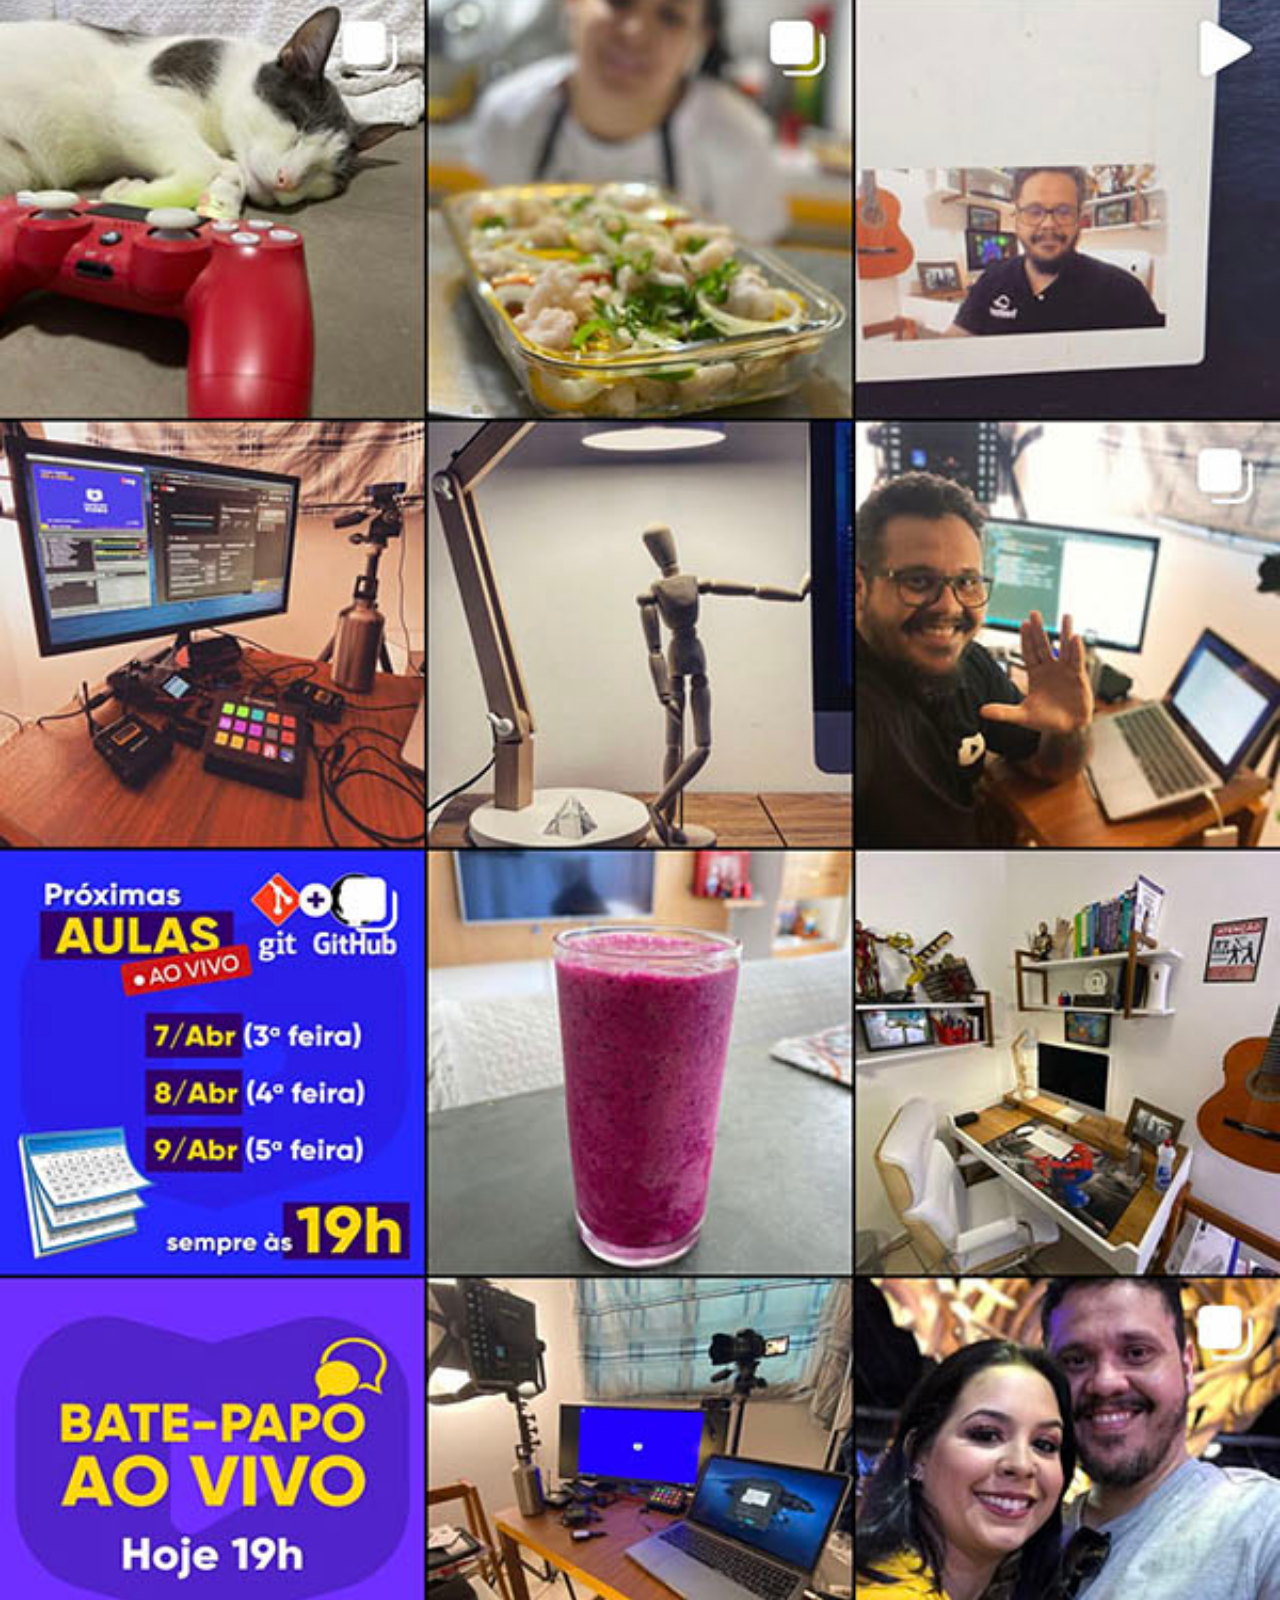
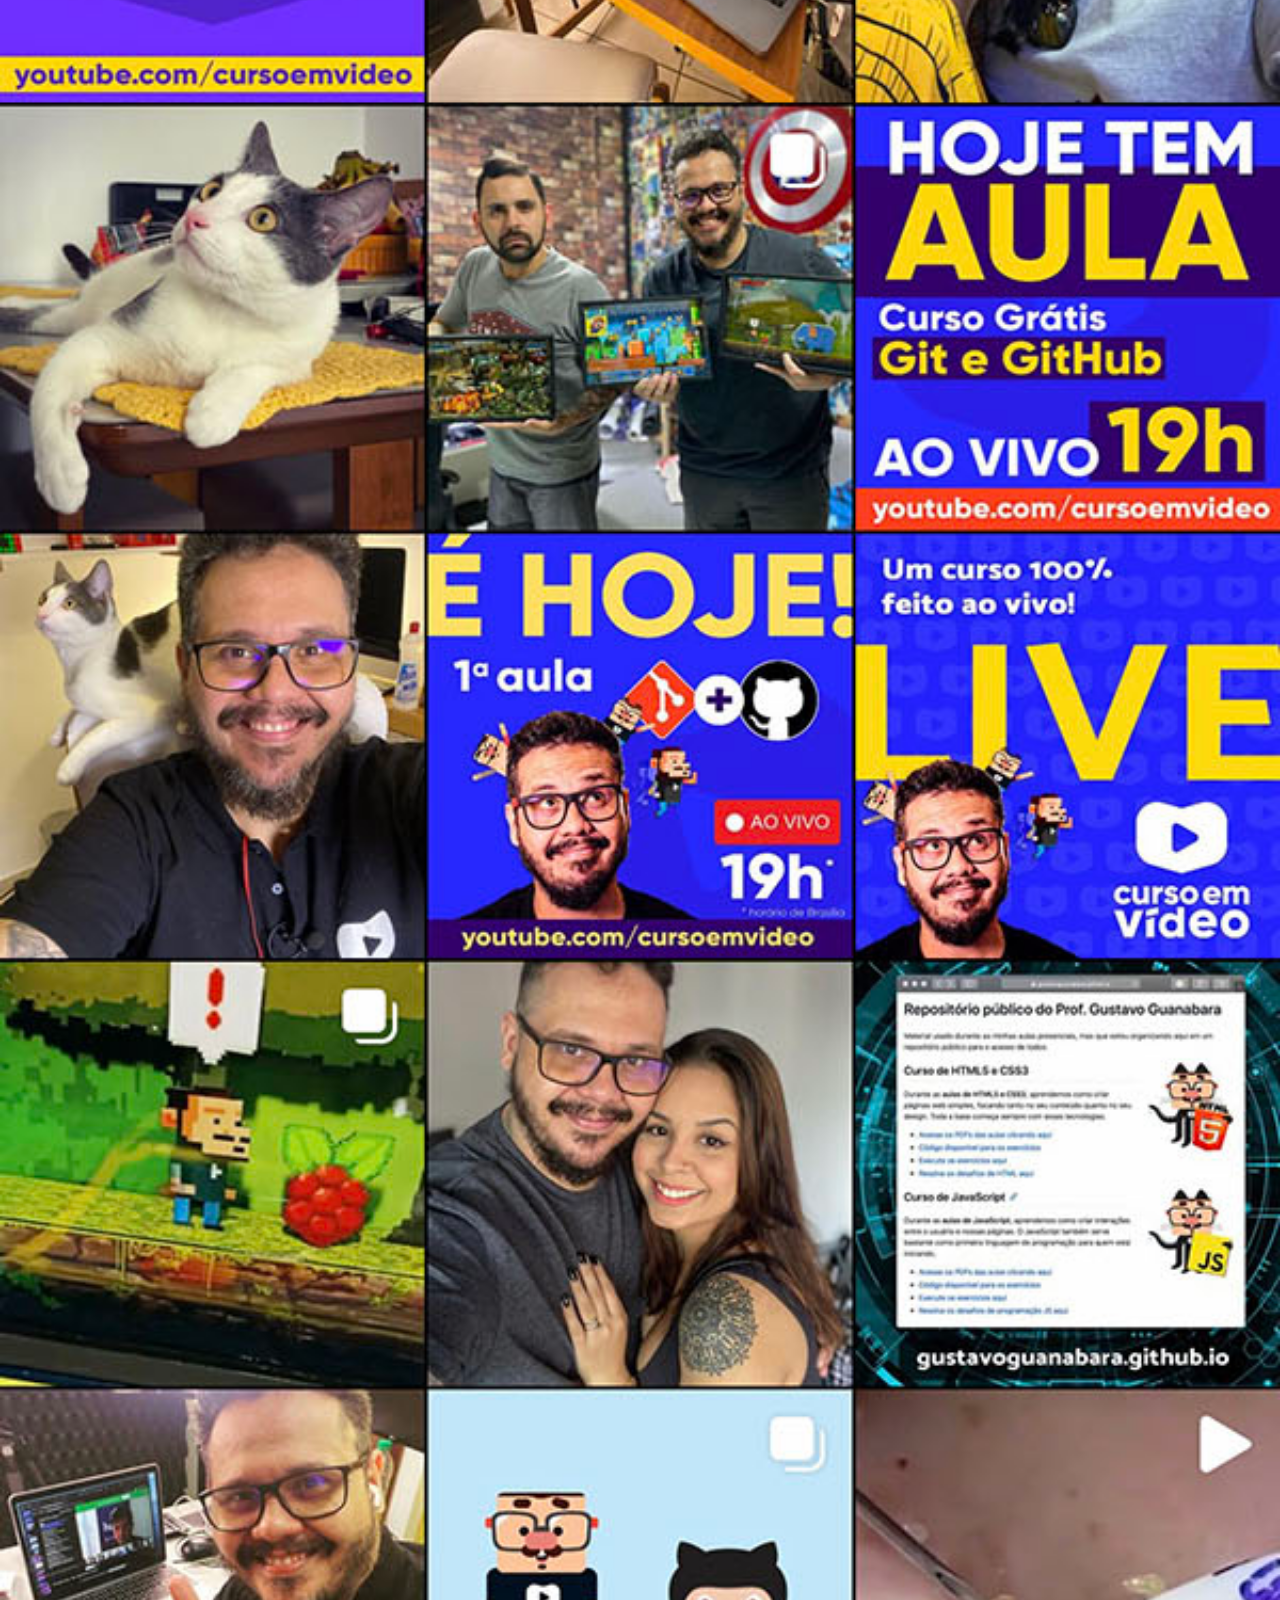
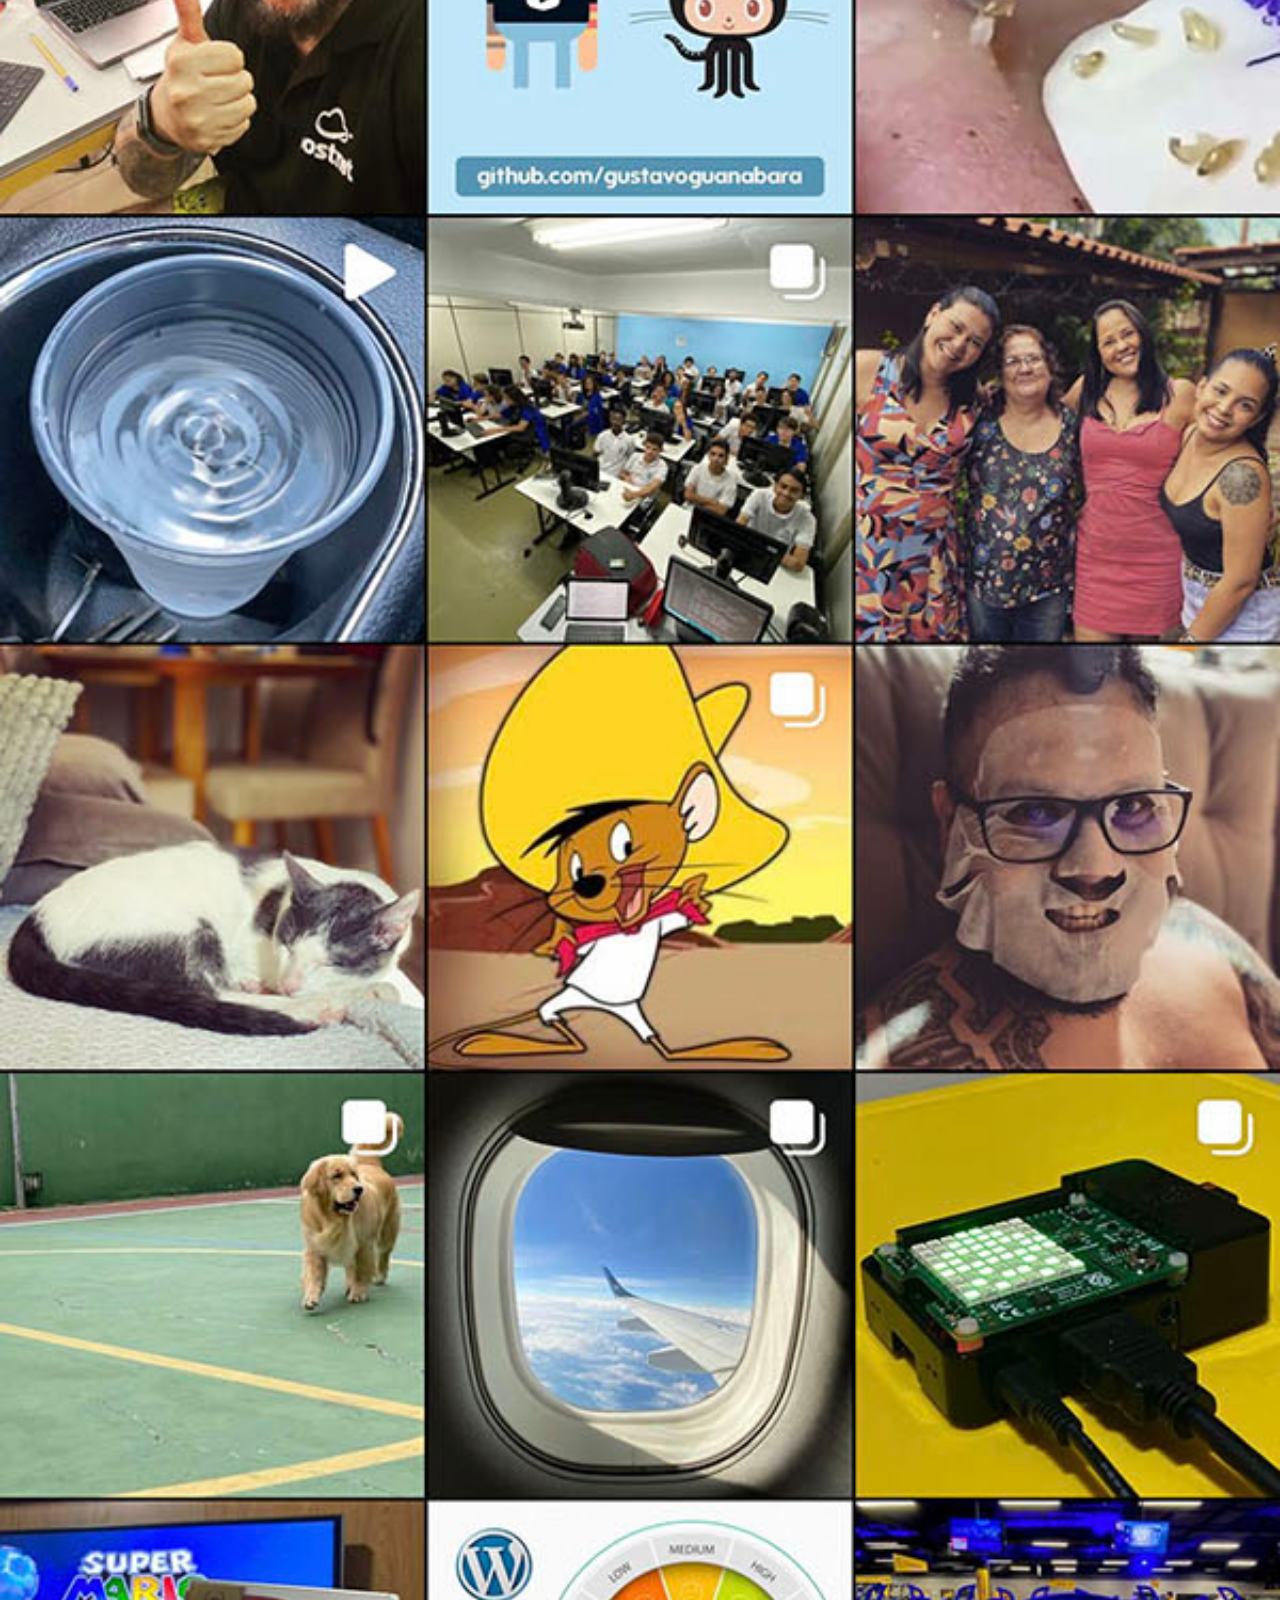
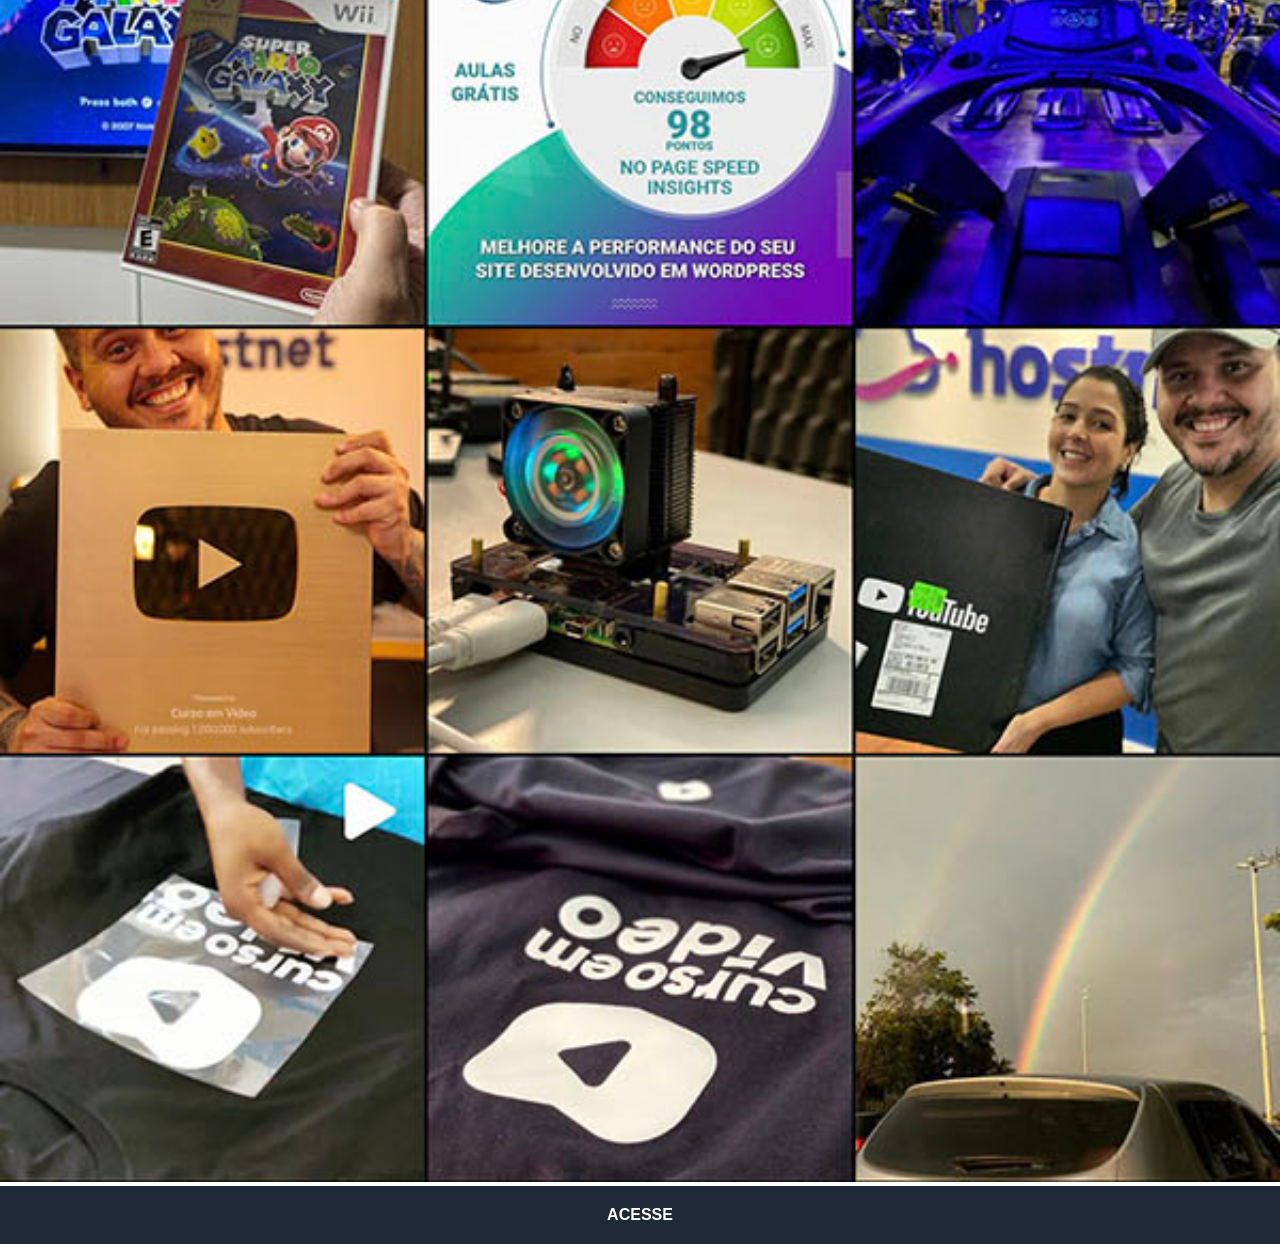
<file: insta.html>
<!DOCTYPE html>
<html lang="pt-br">
<head>
    <meta charset="UTF-8">
    <meta name="viewport" content="width=device-width, initial-scale=1.0">
    <title>Instagram</title>
    <link rel="stylesheet" href="estilos/social.css">
</head>
<body>
    <img src="imagens/tela-instagram.jpg" alt="Instagram">
    <a href="https://www.instagram.com/cursoemvideo/?utm_source=chatgpt.com" target="_blank">ACESSE</a>
</body>
</html>
</file>
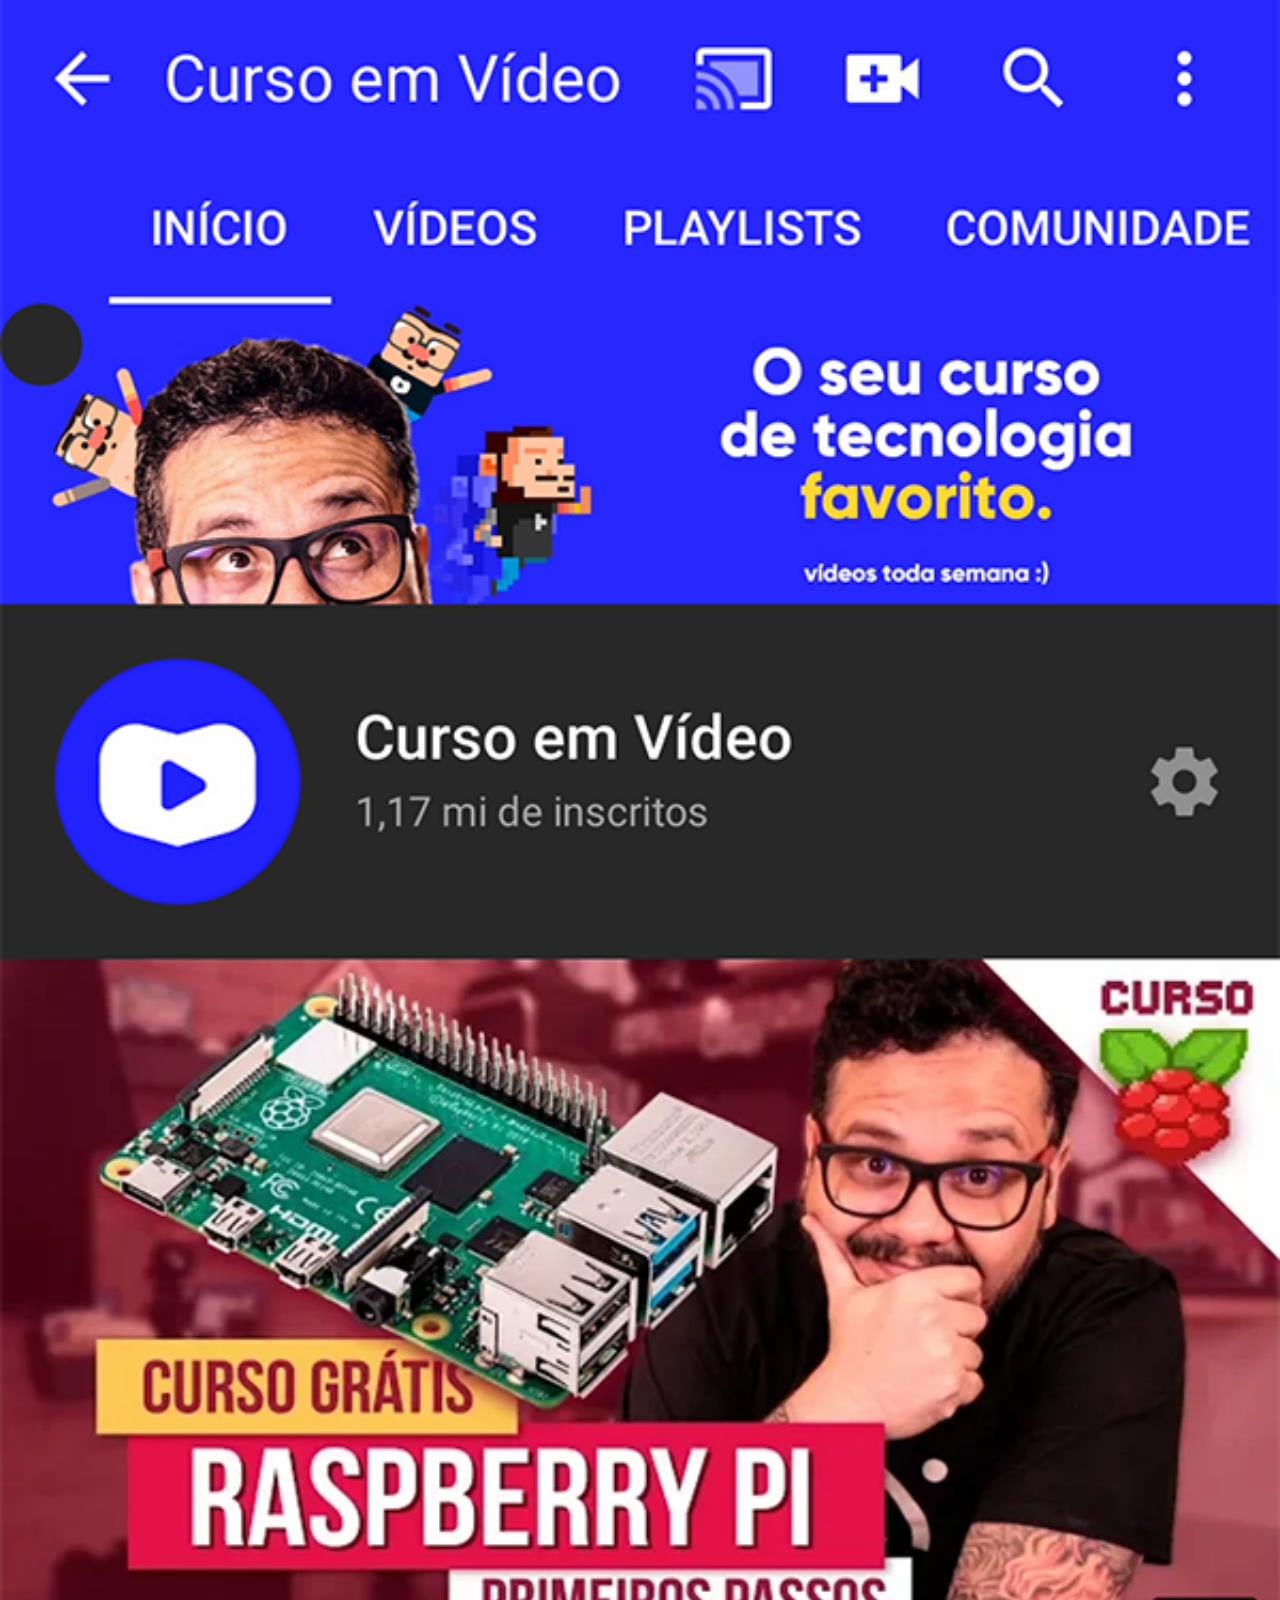
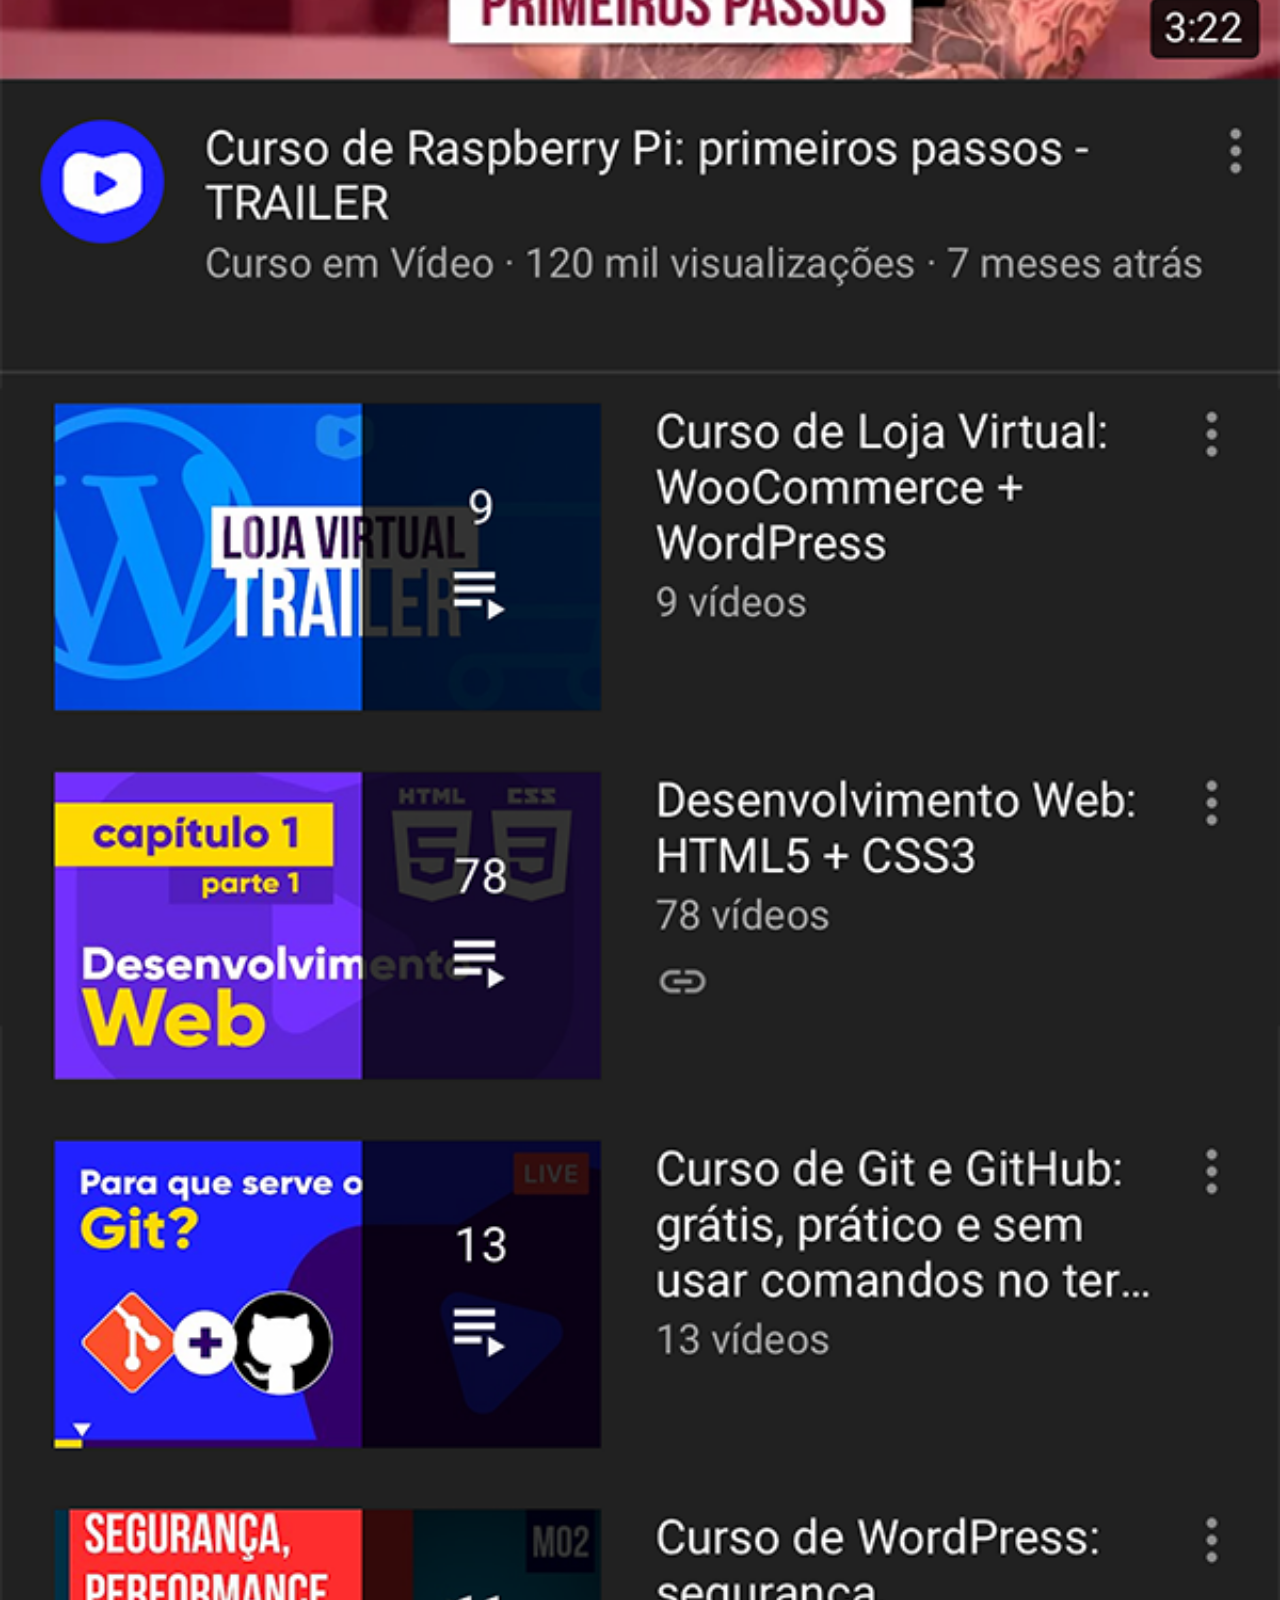
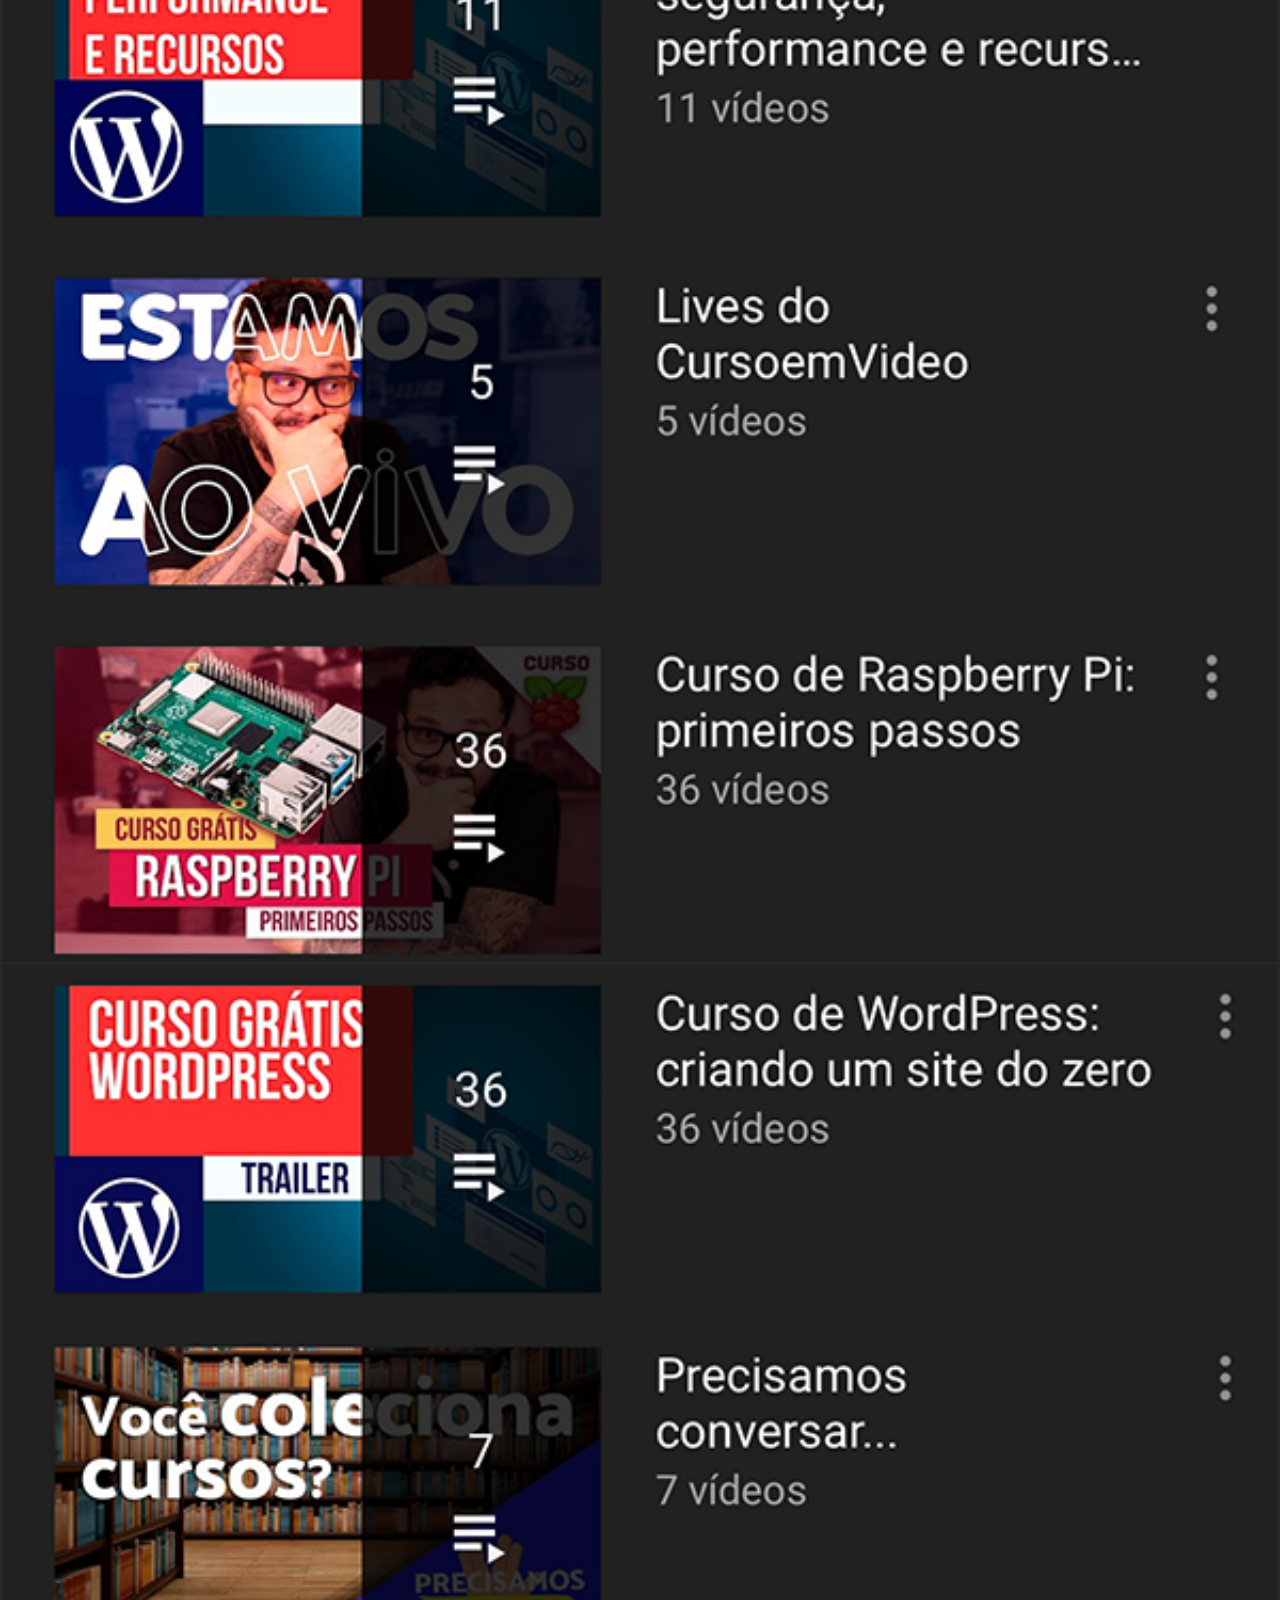
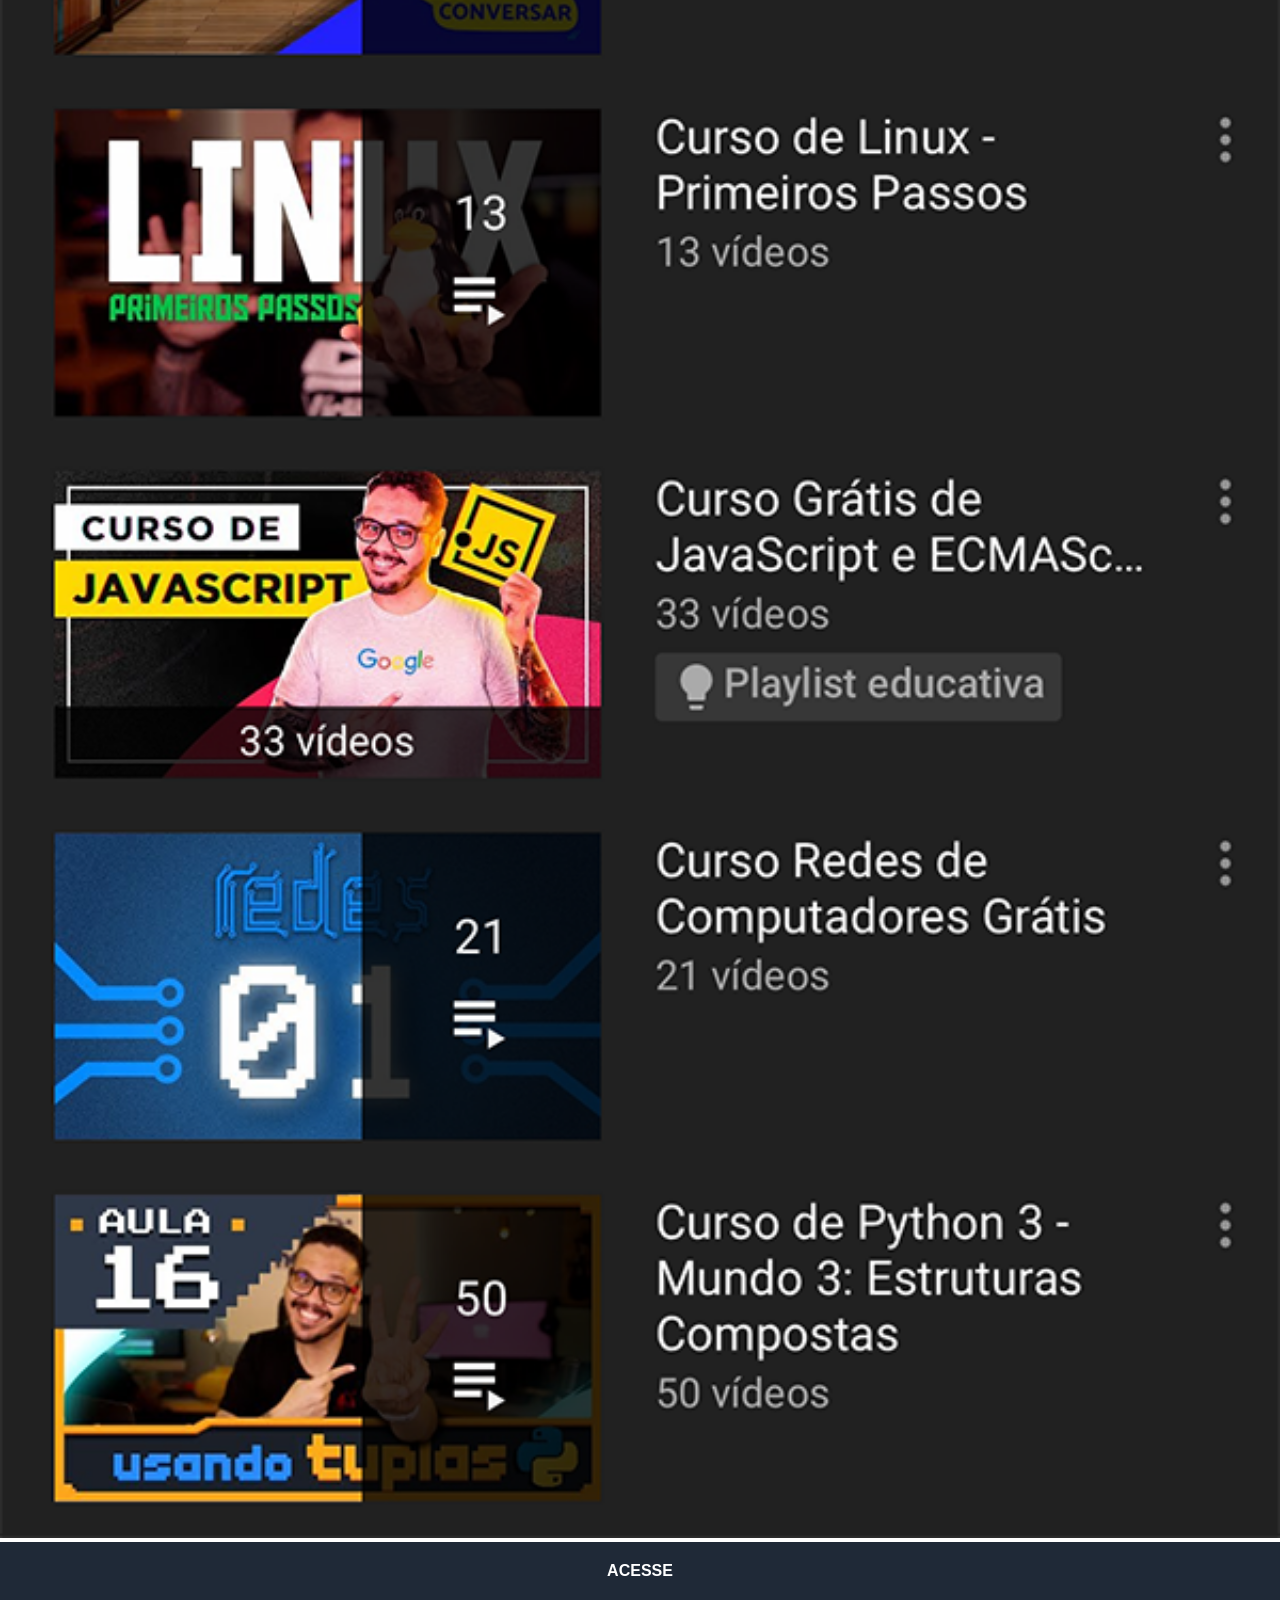
<file: tube.html>
<!DOCTYPE html>
<html lang="pt-br">
<head>
    <meta charset="UTF-8">
    <meta name="viewport" content="width=device-width, initial-scale=1.0">
    <title>YouTube</title>
    <link rel="stylesheet" href="estilos/social.css">
</head>
<body>
    <img src="imagens/tela-youtube.png" alt="YouTube">
    <a href="https://www.youtube.com/@cursoemvideo/playlists" target="_blank">ACESSE</a>
</body>
</html>
</file>
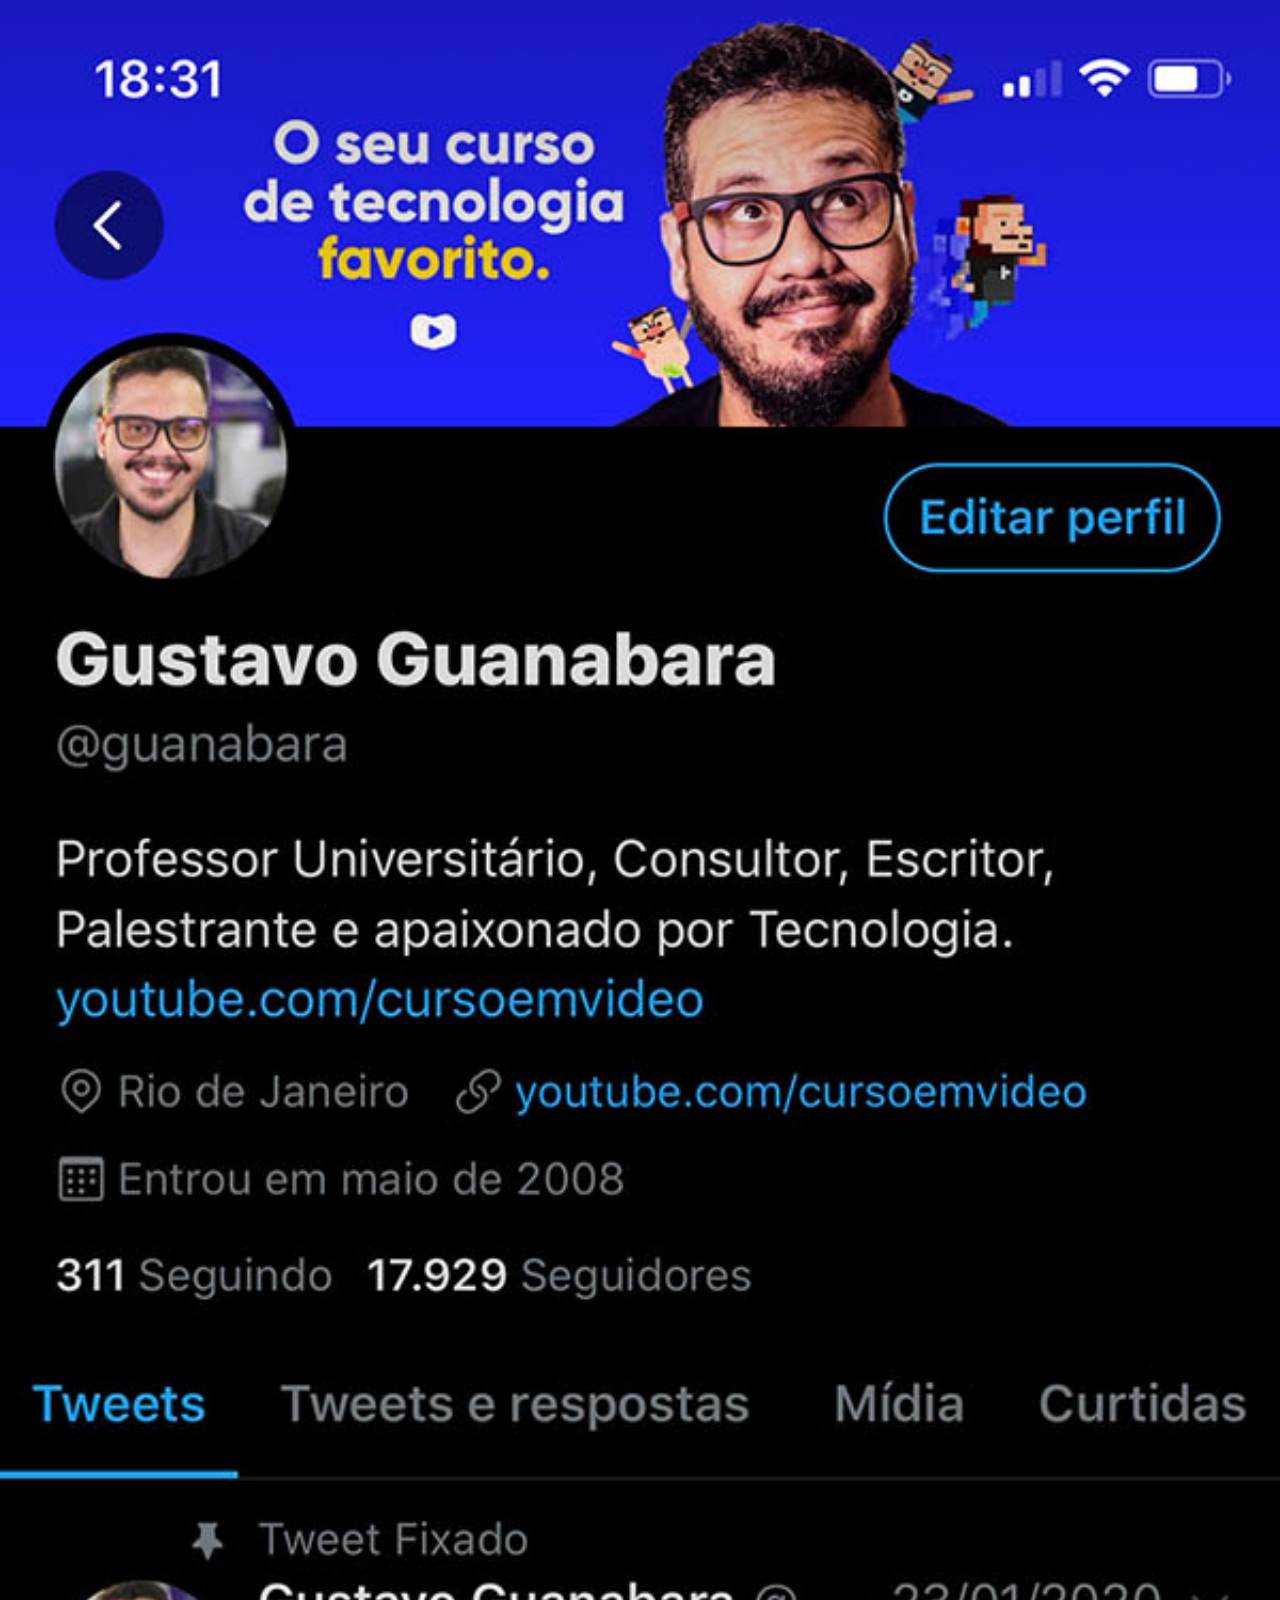
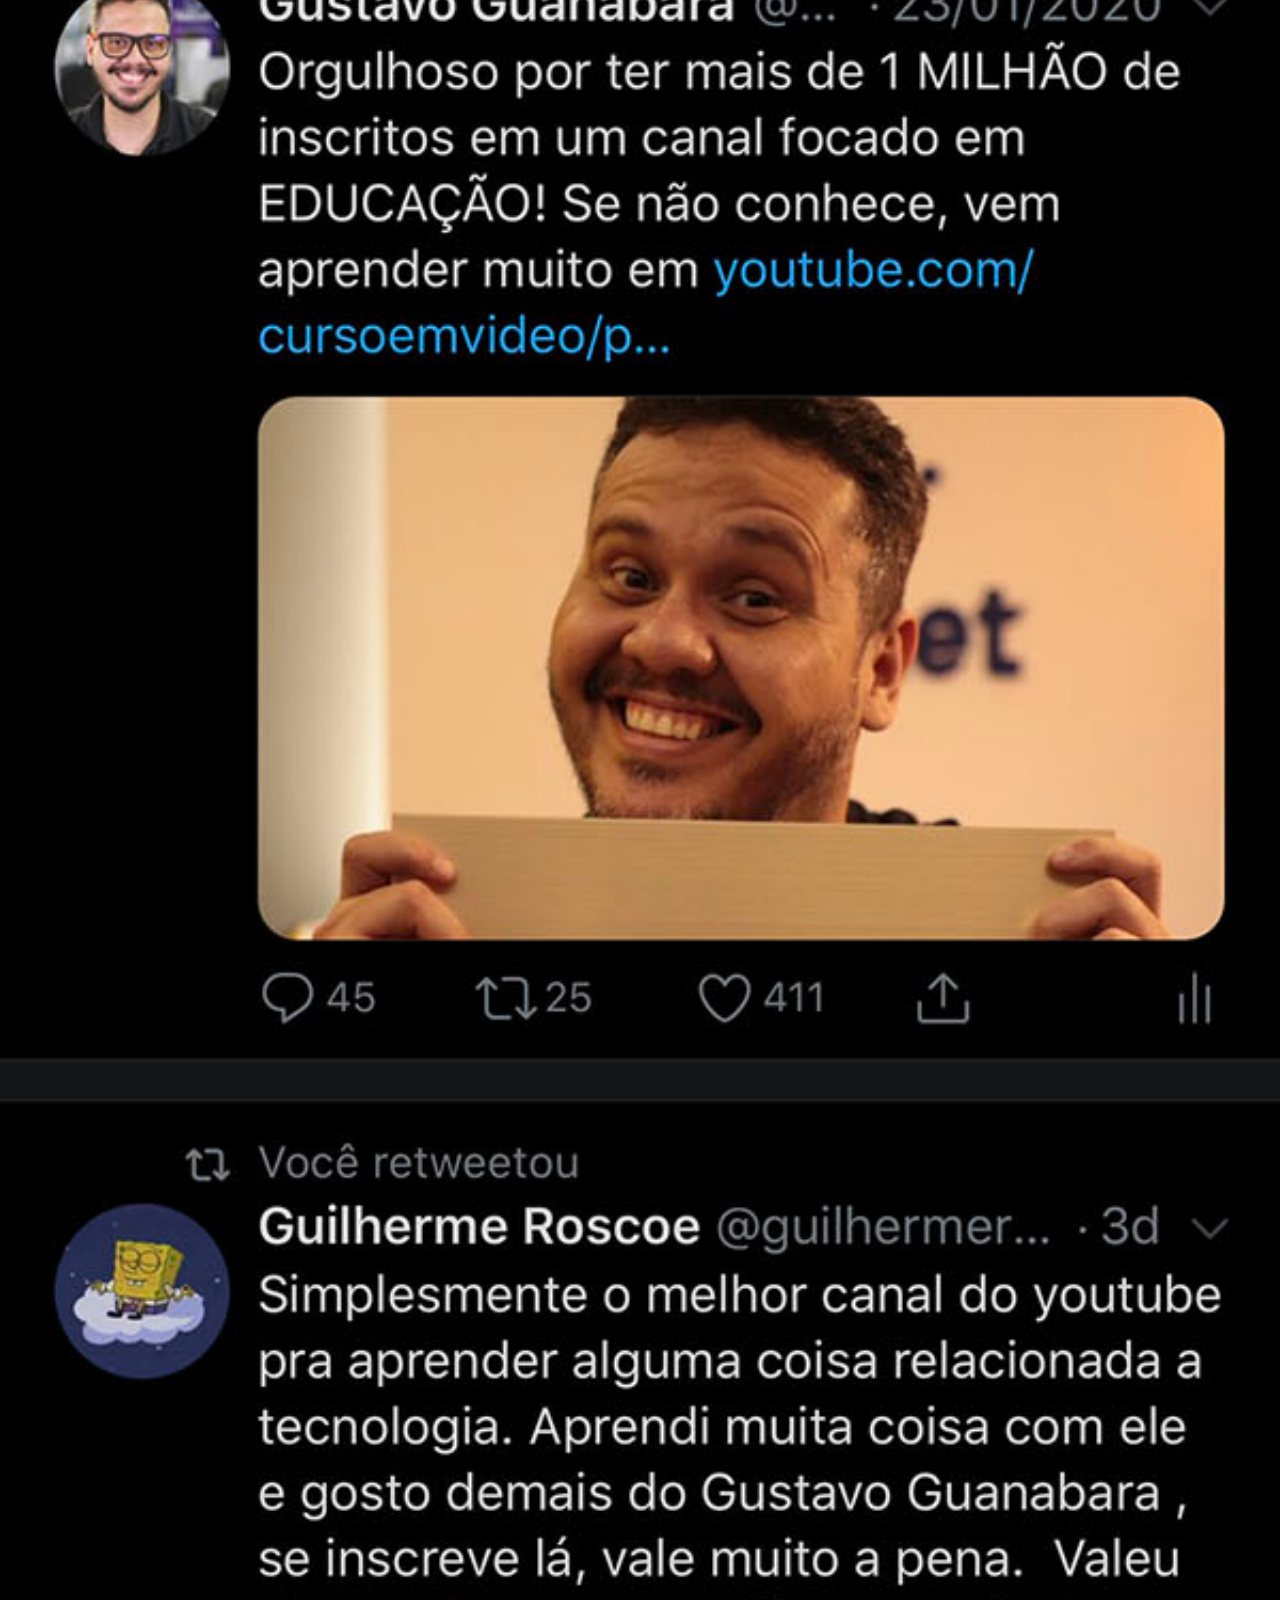
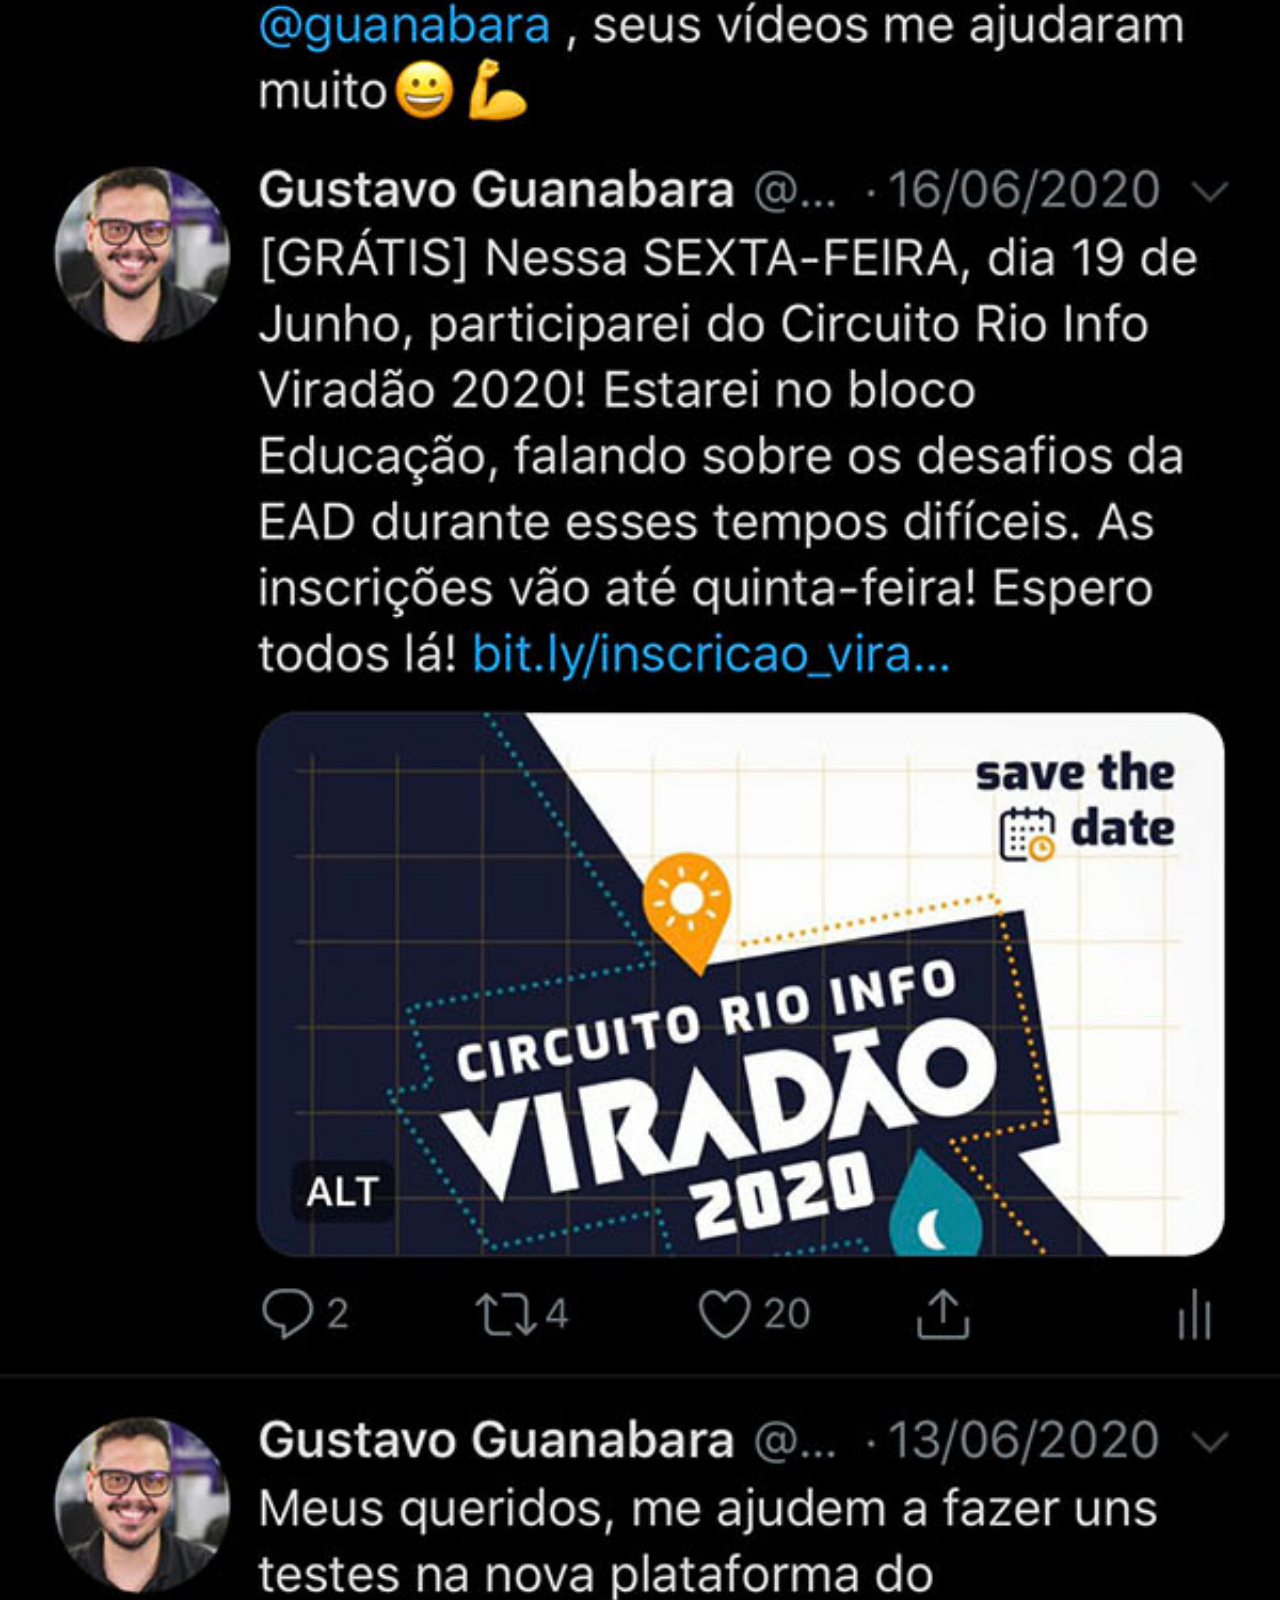
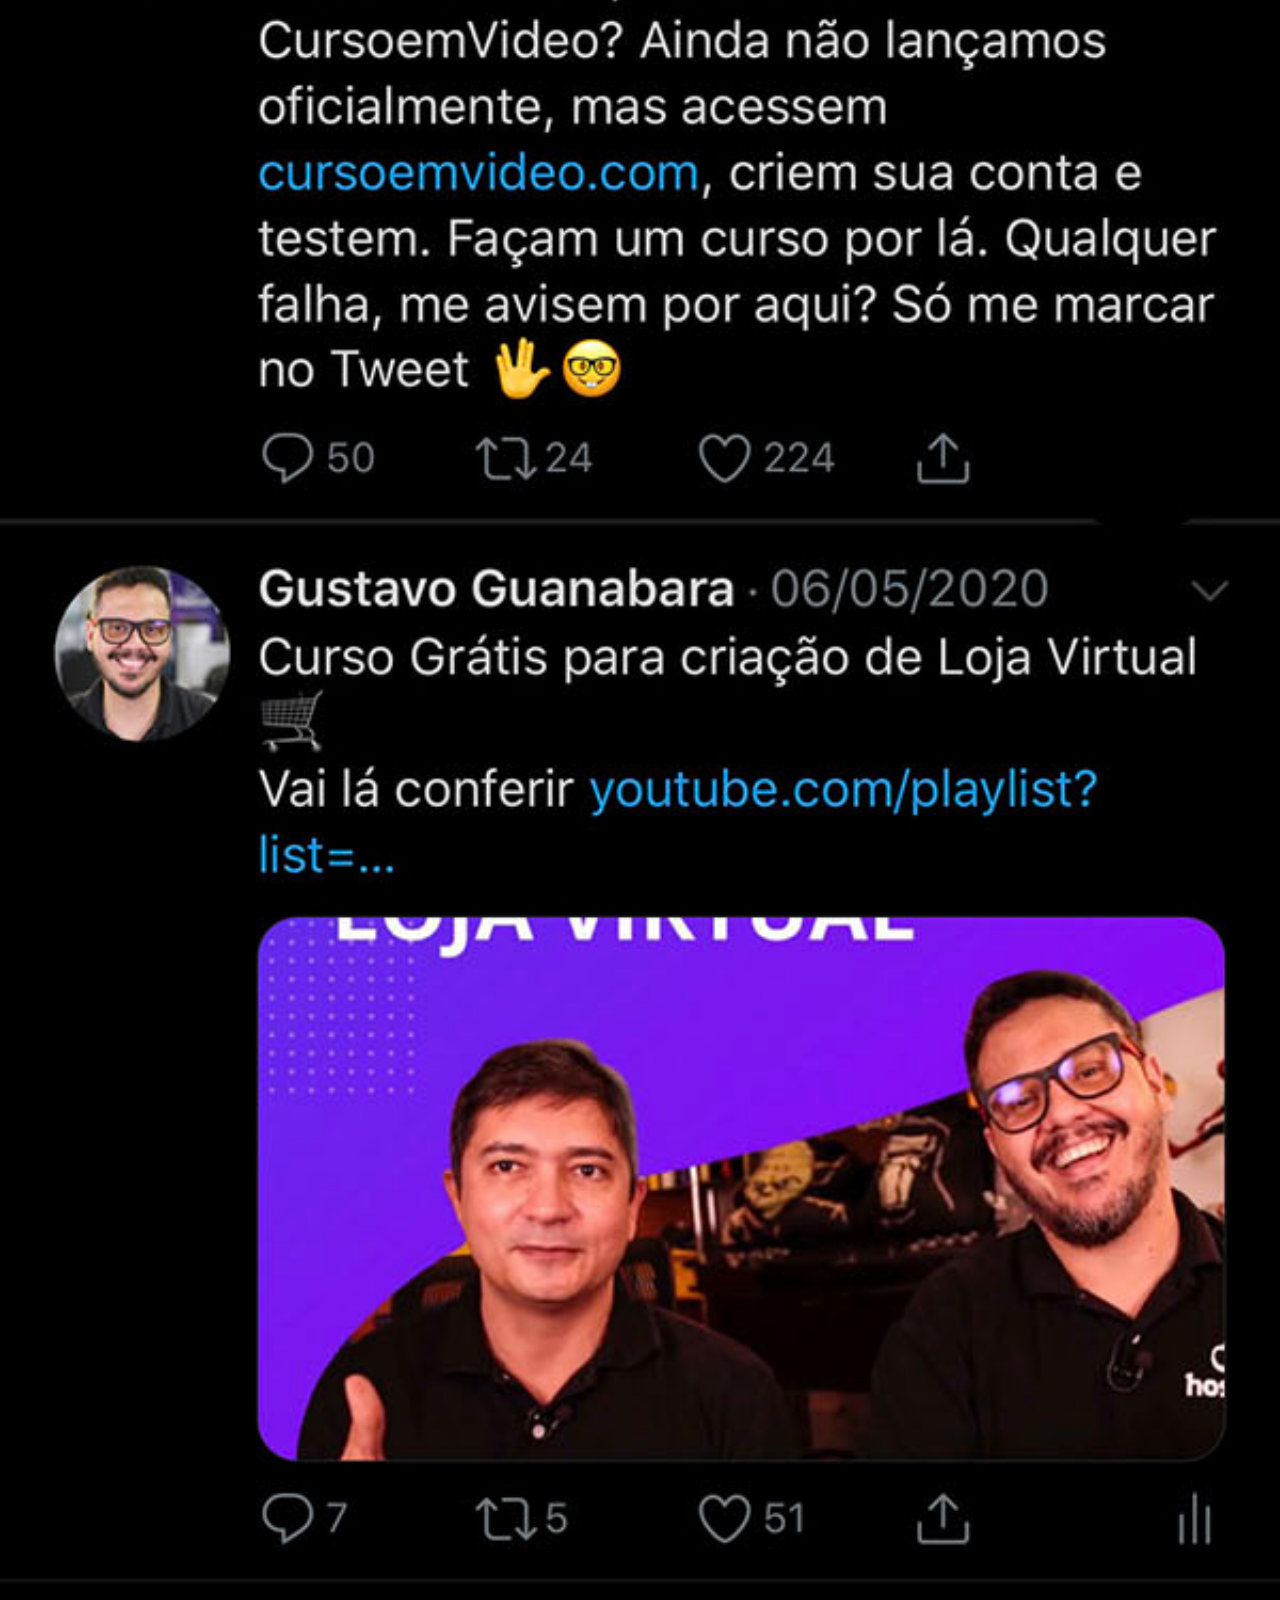
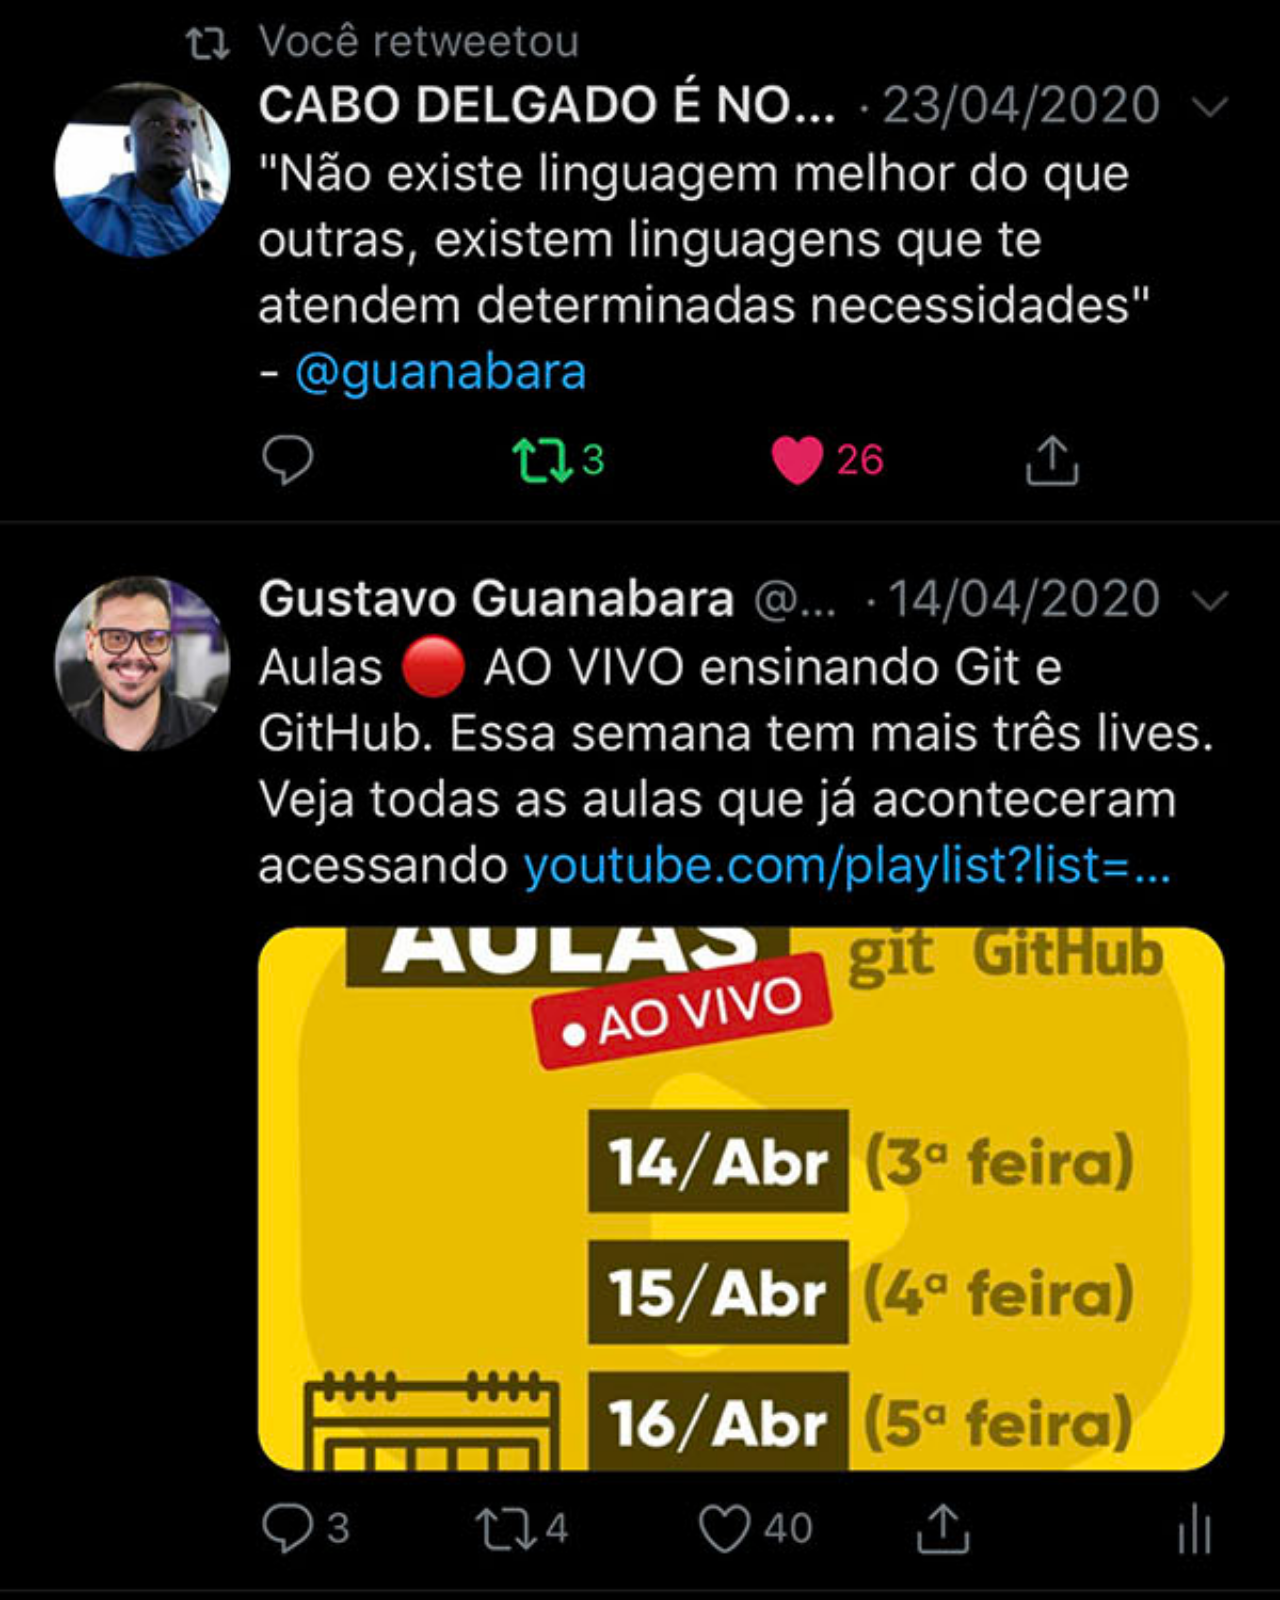
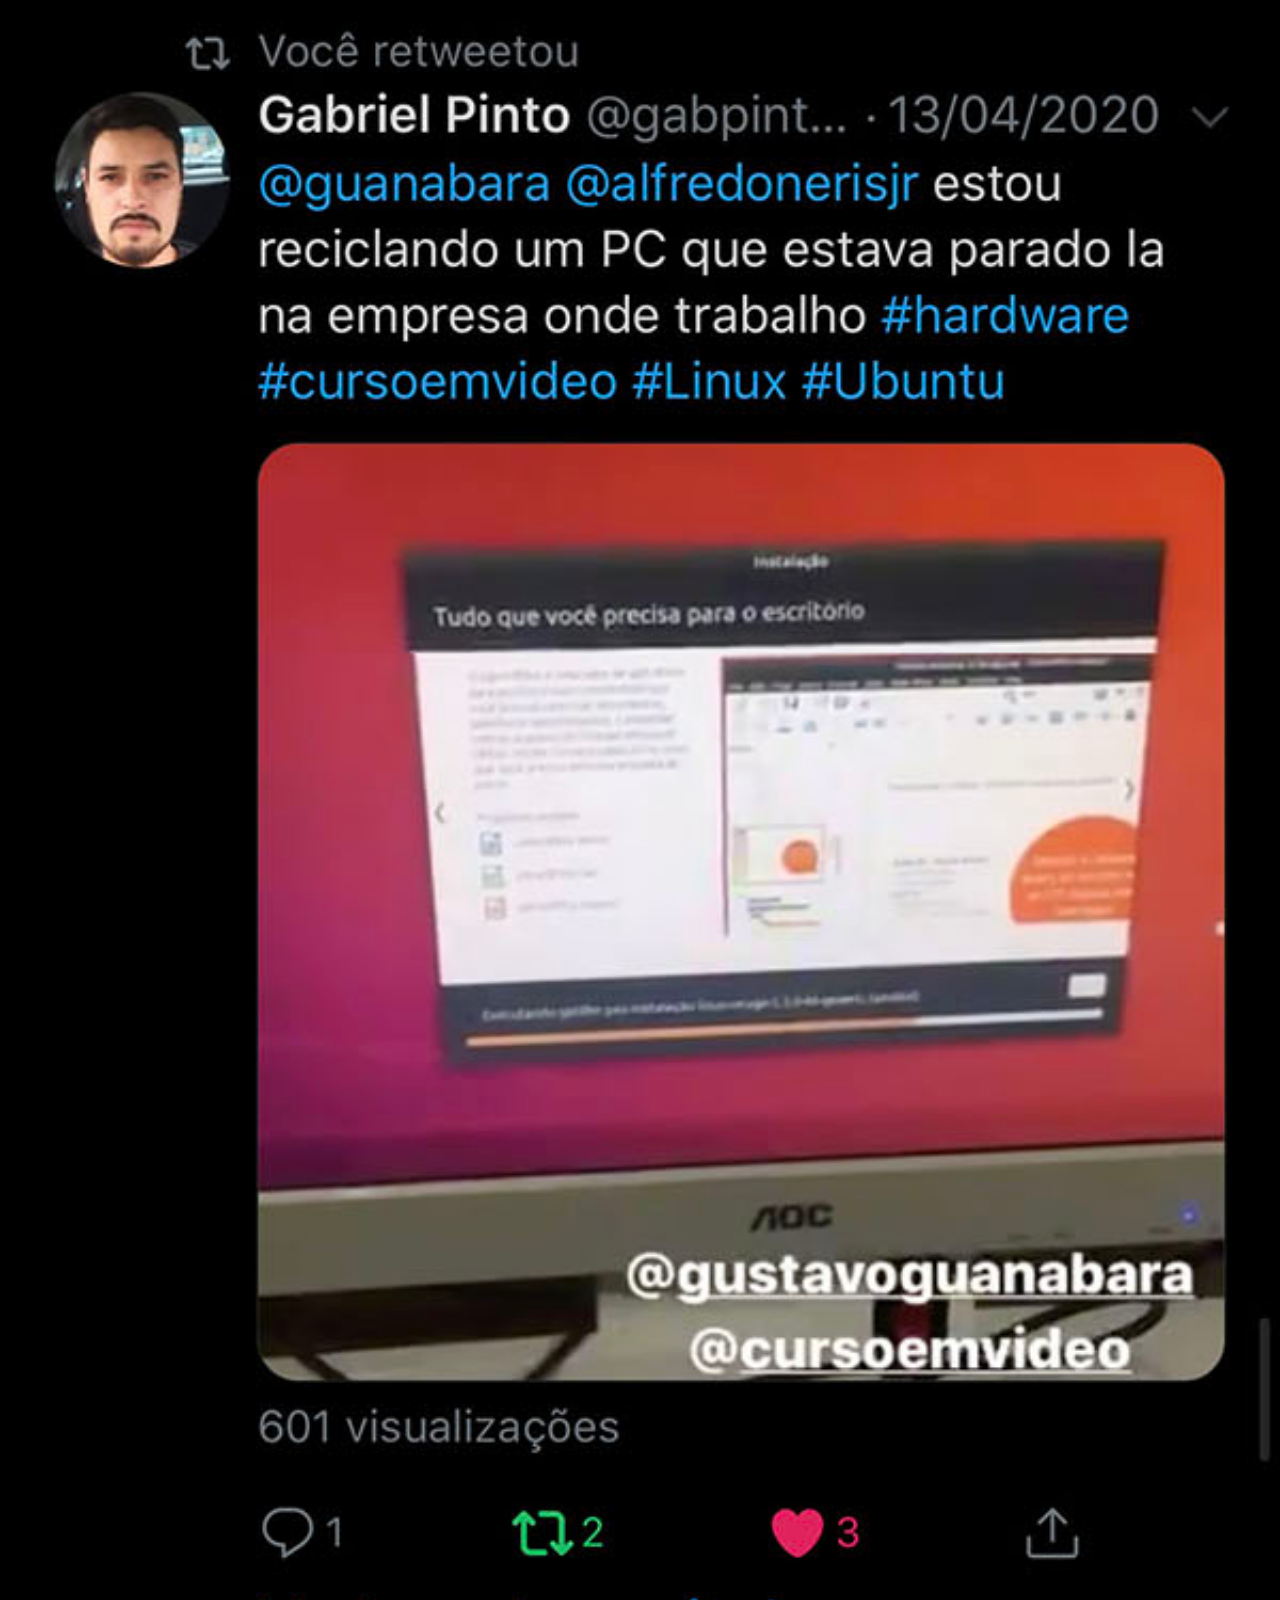
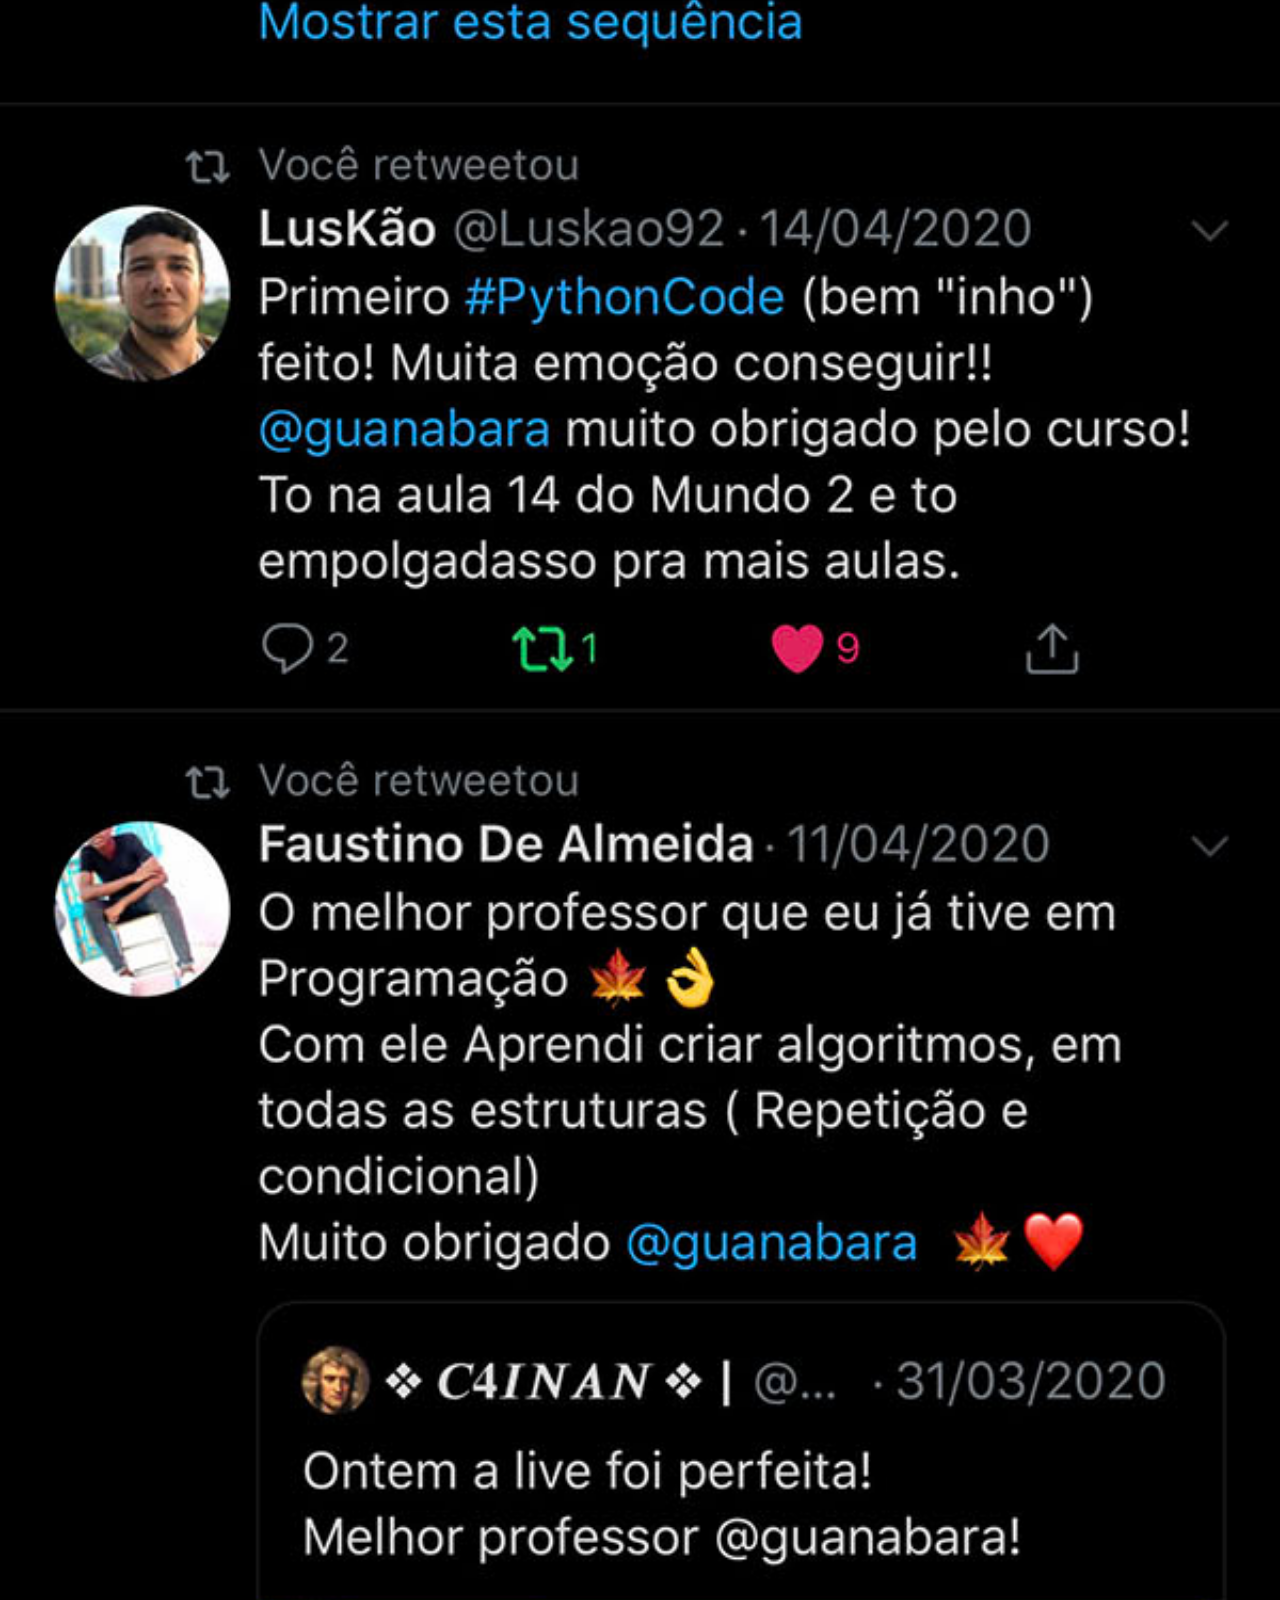
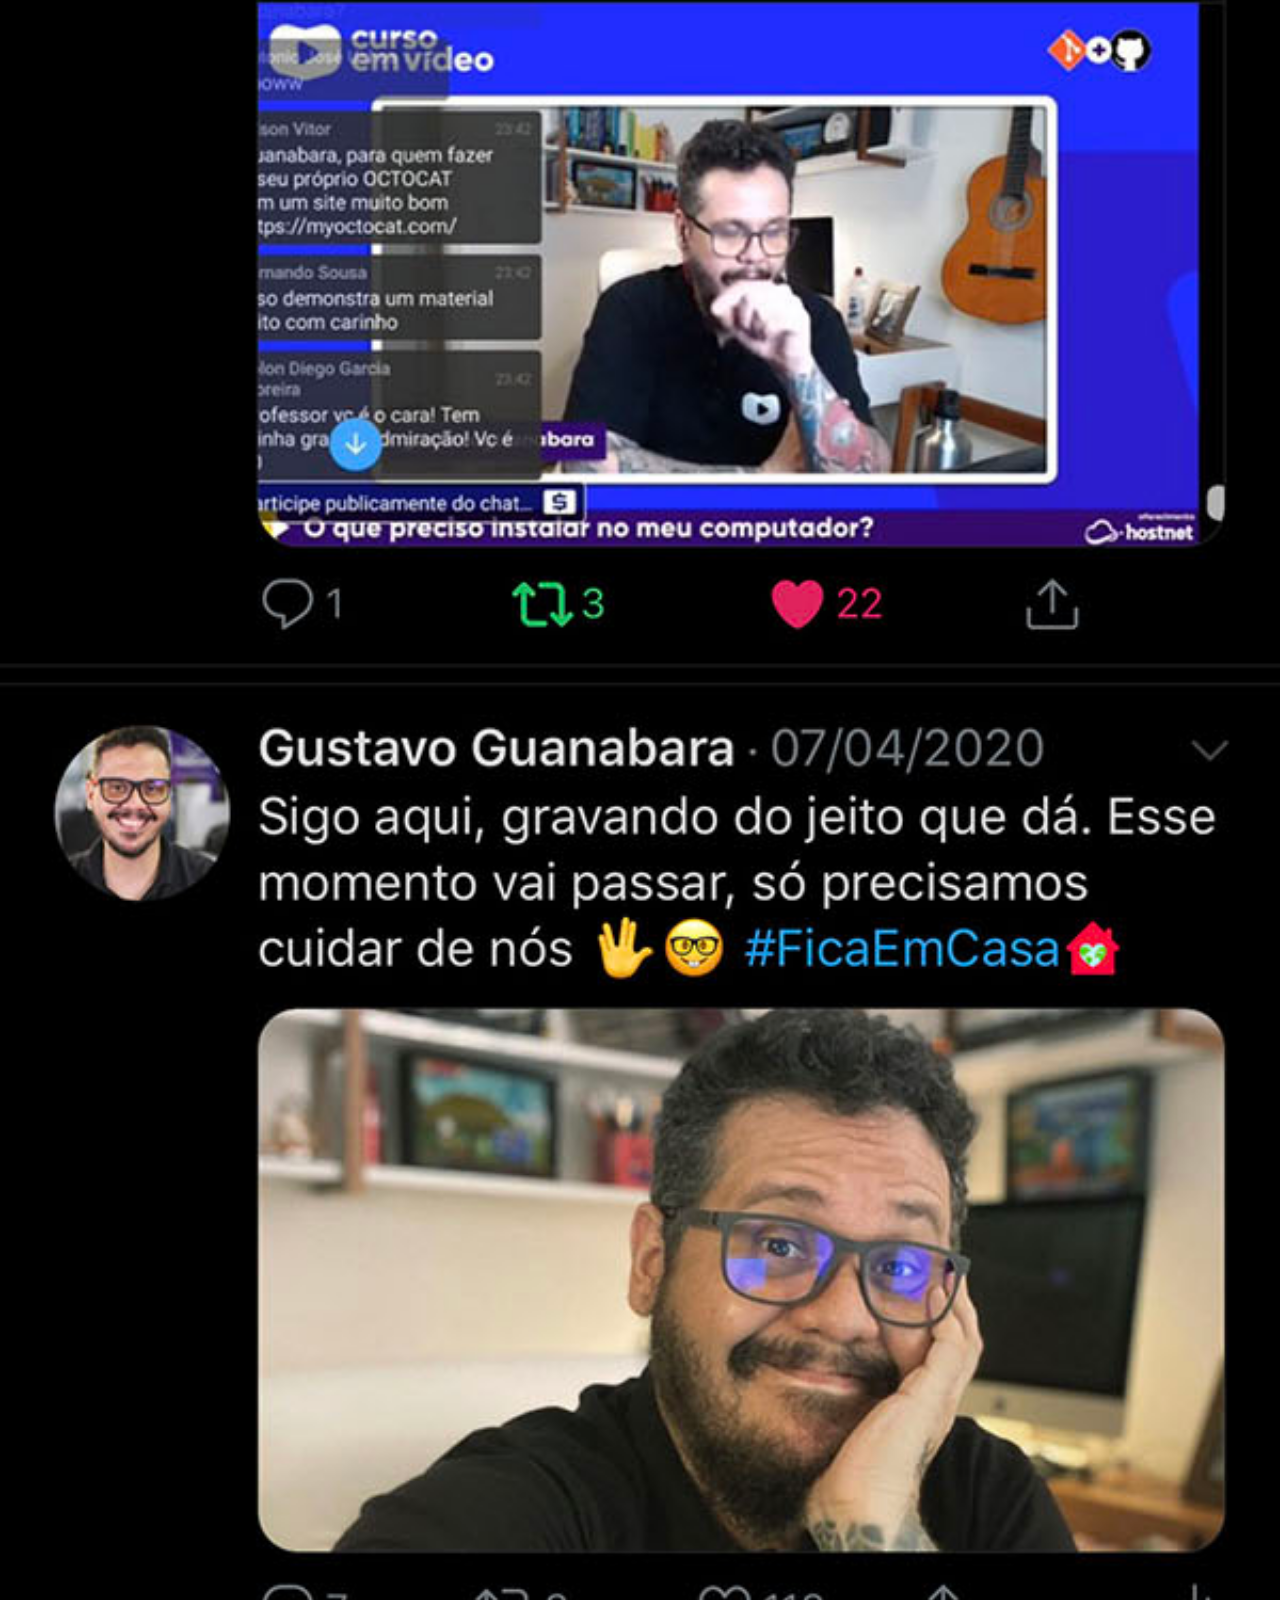
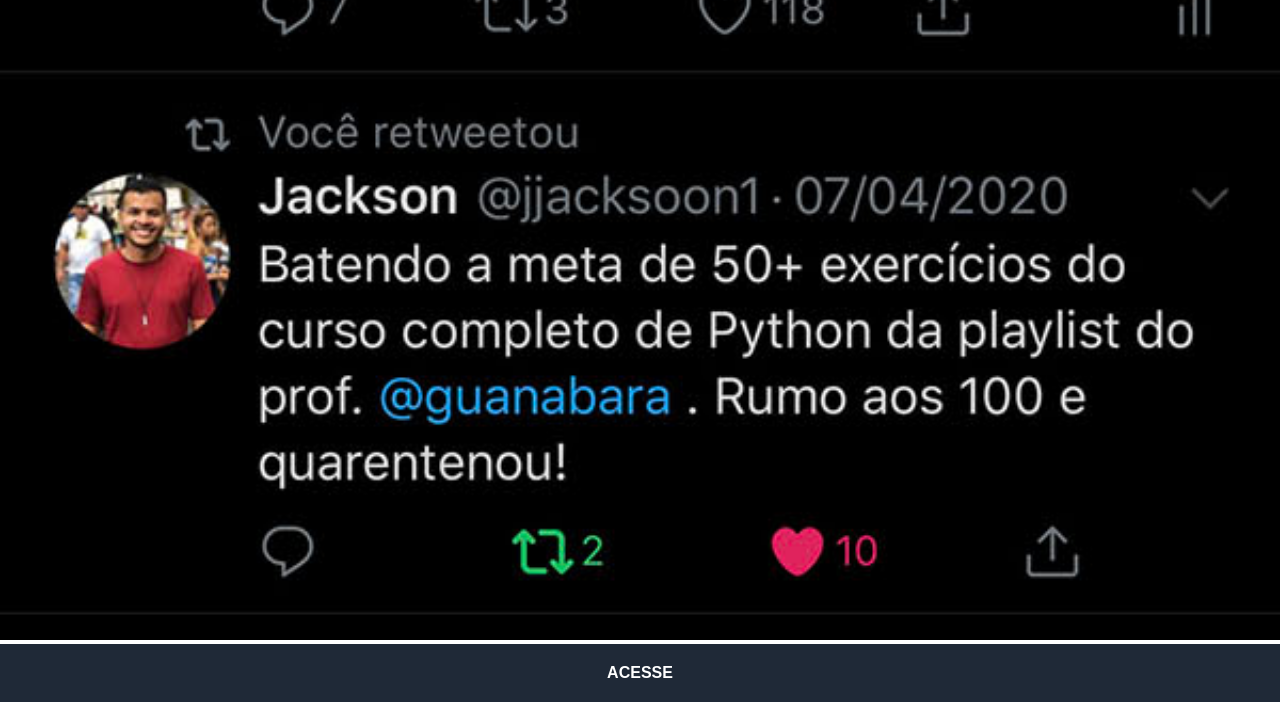
<file: twit.html>
<!DOCTYPE html>
<html lang="pt-br">
<head>
    <meta charset="UTF-8">
    <meta name="viewport" content="width=device-width, initial-scale=1.0">
    <title>Twitter</title>
    <link rel="stylesheet" href="estilos/social.css">
</head>
<body>
    <img src="imagens/tela-twitter.jpg" alt="YouTube">
    <a href="https://x.com/cursosemvideo?utm_source=chatgpt.com" target="_blank">ACESSE</a>
</body>
</html>
</file>
<file: style.css>
@charset "UTF-8";

* {
    margin: 0px;
    padding: 0px;
    font-family: Arial, Helvetica, sans-serif;
}

html, body {
    background-color: black;
    height: 100vh;
    width: 100vw;
}

body {
    background: 
    url(imagens/fundo-madeira.jpg)
    no-repeat
    top center;
}

main {
    position: relative;
    height: 100vh;
}

section#telefone {
    position: absolute;
    top: 50%;
    left: 50%;
    transform: translate(-50%, -50%);

    height: 627px;
    width: 311px;
    background: 
    url(imagens/frame-iphone.png)
    no-repeat;
}

iframe#tela {
    position: relative;
    top: 81px;
    left: 22px;
    width: 267px;
    height: 471px;
}

section#rede-sociais {
    text-align: right;
}

section#rede-sociais img {
    width: 40px;
    margin: 10px;
    border-radius: 50%;
    box-shadow: 3px 2px 7px rgba(0, 0, 0, 0.522);
    box-sizing: border-box;
}

section#rede-sociais img:hover {
    border: 2px solid rgba(255, 255, 255, 0.371);
    transform: translate(-5px, -3px);
    transition: transform .3s, border .1s;
    box-shadow: 6px 5px 14px rgba(0, 0, 0, 0.726);
}
</file>
<file: estilos/social.css>
@charset "UTF-8";

* {
            margin: 0px;
            padding: 0px;
            font-family: Arial, Helvetica, sans-serif;
        }

        ::-webkit-scrollbar {
            width: 0px;
            height: 0px;
        }

        img {
            width: 100vw;

        }

        a {
            display: block;
            background-color: #1F2937;
            color: white;
            padding: 20px;
            text-align: center;
            font-weight: bolder;
            text-decoration: none;
        }

        a:hover {
            background-color: rgb(77, 77, 77);
        }
</file>
